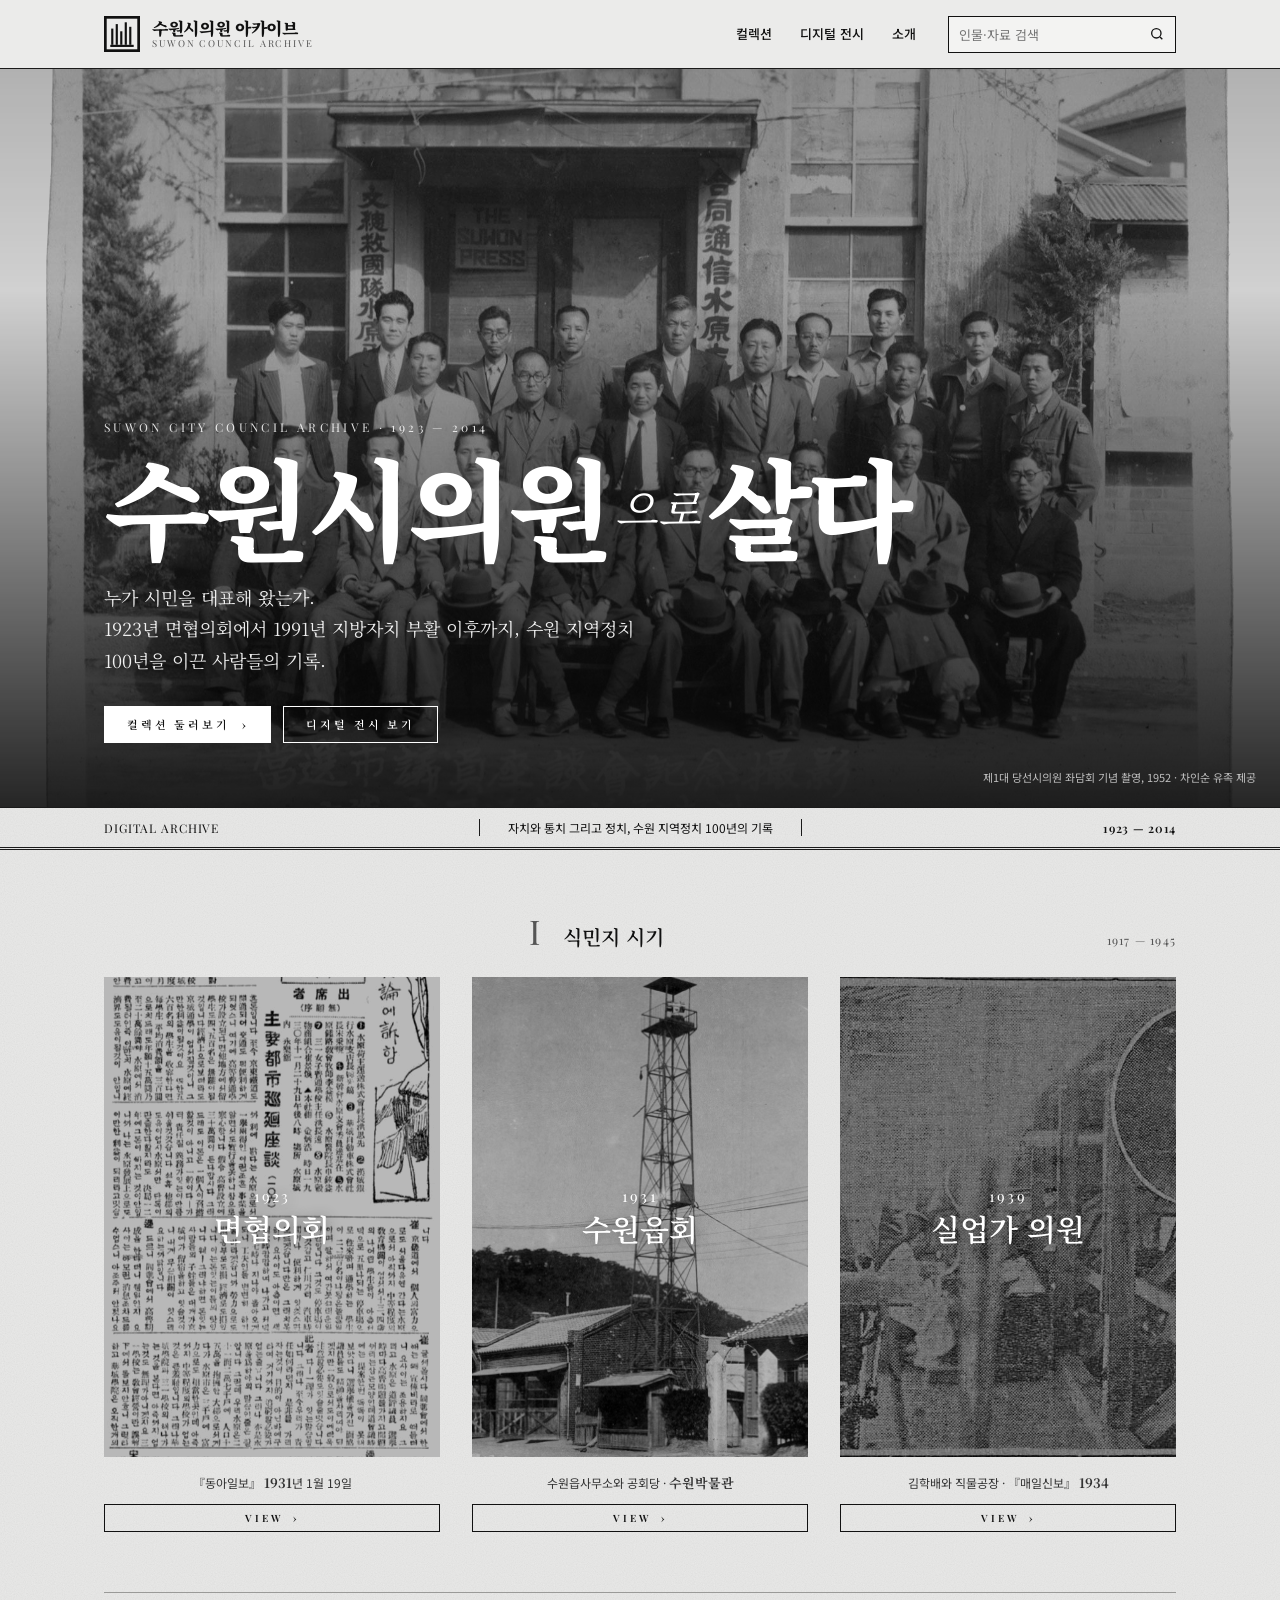
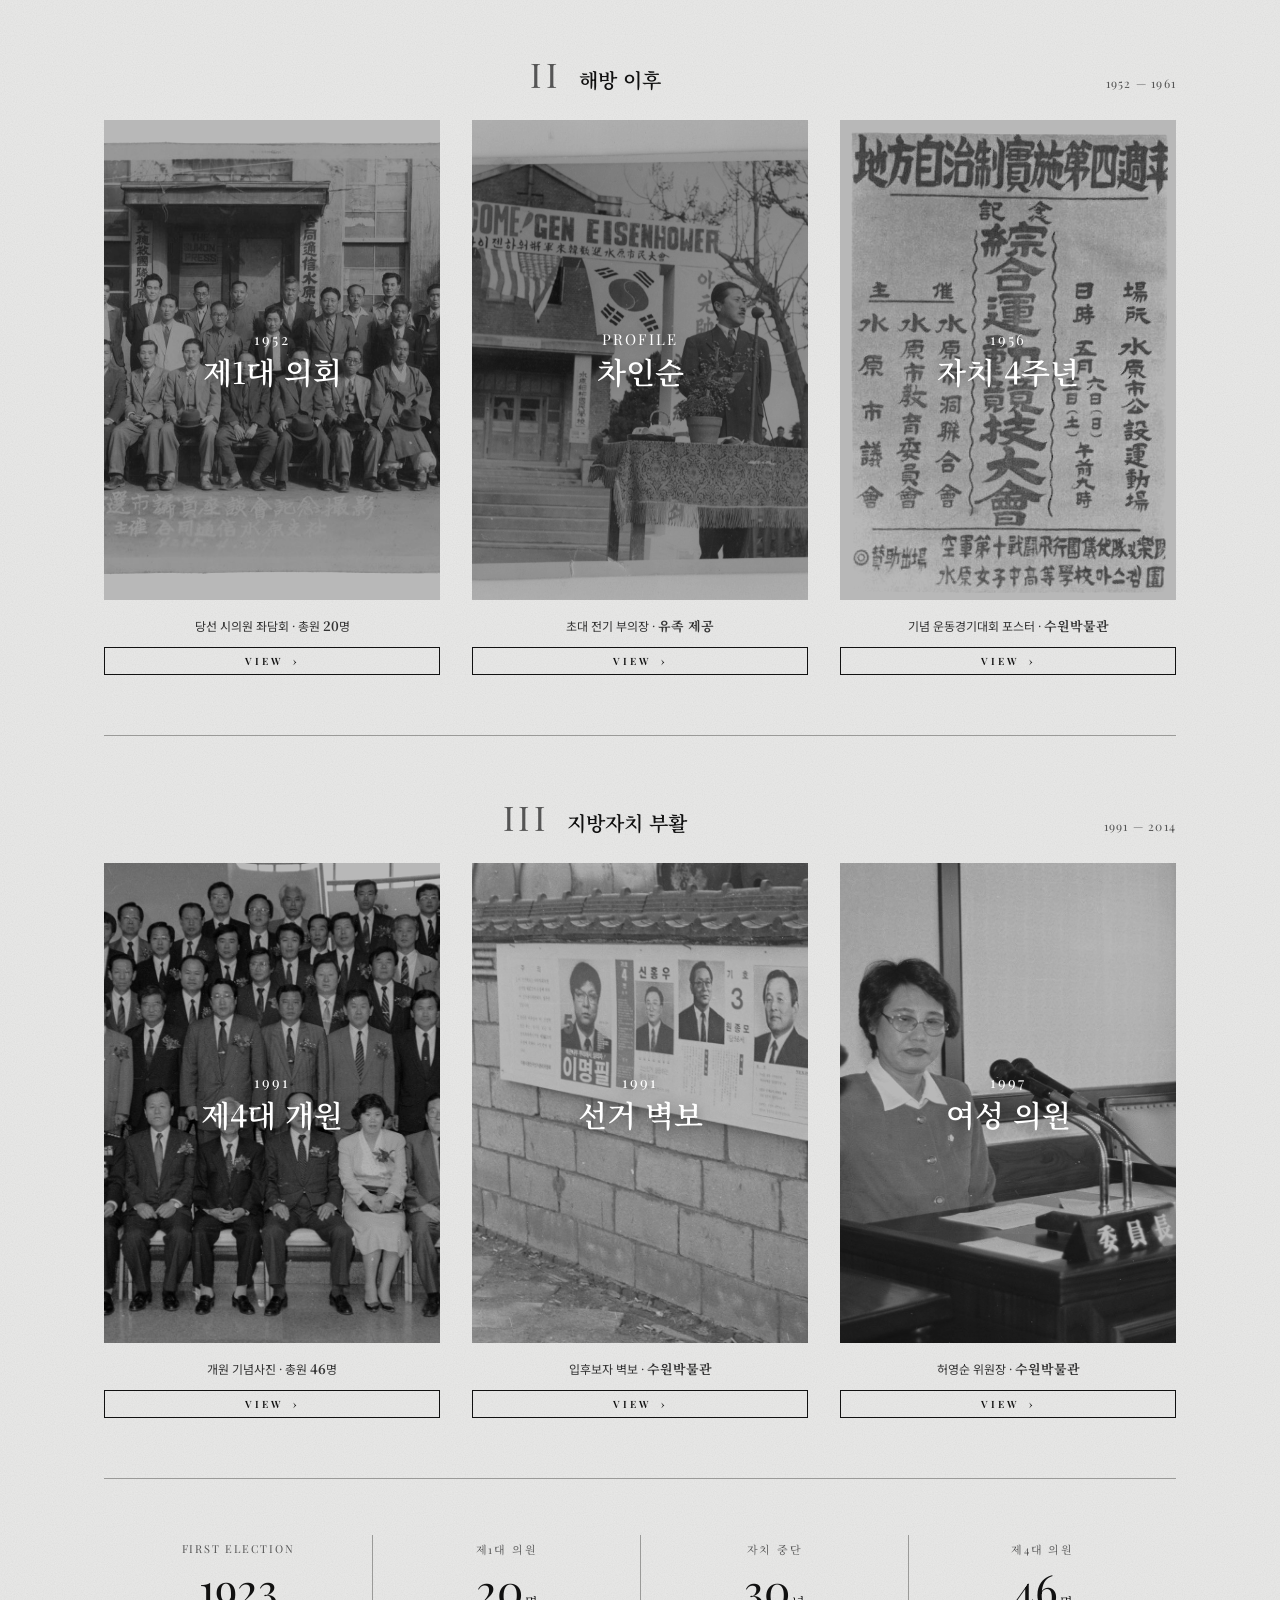
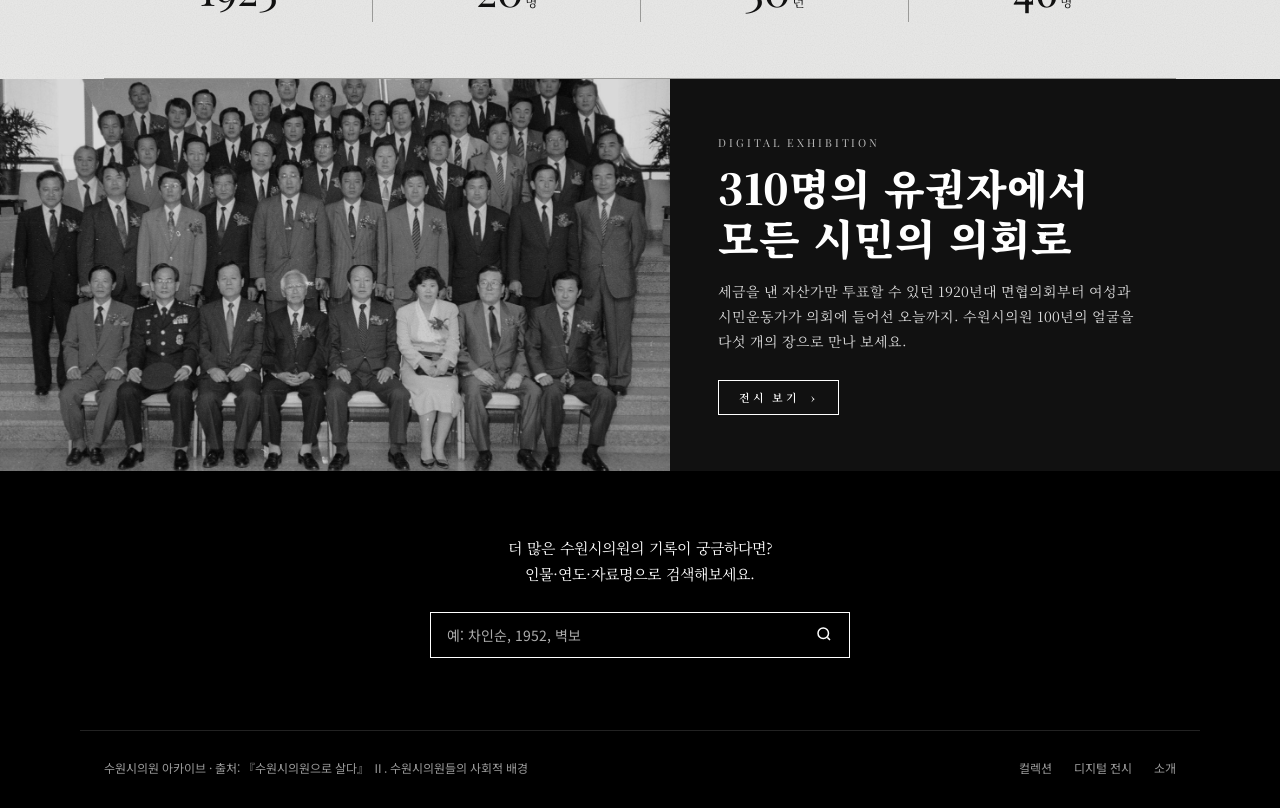
<file: index.html>
<!doctype html>
<html lang="ko">
<head>
<meta charset="utf-8">
<meta name="viewport" content="width=device-width, initial-scale=1">
<title>수원시의원으로 살다 — 수원시의원 디지털 아카이브</title>
<meta name="description" content="1923년 면협의회에서 1991년 지방자치 부활 이후까지, 수원 지역정치 100년을 이끈 수원시의원들의 사회적 배경을 기록한 디지털 아카이브.">
<link rel="icon" href="assets/logo.svg" type="image/svg+xml">
<link rel="icon" href="assets/favicon-32.png" sizes="32x32" type="image/png">
<link rel="apple-touch-icon" href="assets/apple-touch-icon.png">
<link rel="preconnect" href="https://fonts.googleapis.com">
<link rel="preconnect" href="https://fonts.gstatic.com" crossorigin>
<link href="https://fonts.googleapis.com/css2?family=Playfair+Display:ital,wght@0,400;0,600;1,400&family=Noto+Serif+KR:wght@400;600;900&family=Noto+Sans+KR:wght@400;500&display=swap" rel="stylesheet">
<link rel="stylesheet" href="assets/css/style.css">
</head>
<body>

<header class="site-header">
  <div class="wrap">
    <a class="logo" href="./" aria-label="수원시의원 아카이브 홈">
      <svg viewBox="0 0 40 40" fill="currentColor" aria-hidden="true">
        <rect x="1.5" y="1.5" width="37" height="37" fill="none" stroke="currentColor" stroke-width="3"/>
        <rect x="8" y="14" width="2.4" height="18"/><rect x="13" y="9" width="2.4" height="23"/><rect x="18" y="17" width="2.4" height="15"/><rect x="23" y="7" width="2.4" height="25"/><rect x="28" y="12" width="2.4" height="20"/>
        <rect x="7" y="32" width="26" height="2.4"/>
      </svg>
      <span><b>수원시의원 아카이브</b><small>SUWON COUNCIL ARCHIVE</small></span>
    </a>
    <div class="header-right">
      <nav class="site-nav" aria-label="주요 메뉴">
        <a href="collection.html">컬렉션</a>
        <a href="exhibition.html">디지털 전시</a>
        <a href="about.html">소개</a>
      </nav>
      <form class="header-search" action="collection.html" role="search">
        <input type="search" name="q" placeholder="인물·자료 검색" aria-label="아카이브 검색">
        <button aria-label="검색"><svg width="16" height="16" viewBox="0 0 24 24" fill="none" stroke="currentColor" stroke-width="2"><circle cx="11" cy="11" r="7"/><path d="m20 20-3.5-3.5"/></svg></button>
      </form>
    </div>
  </div>
</header>

<section class="hero">
  <img src="assets/img/hero-council1-1952.jpg" alt="제1대 당선 시의원 좌담회 기념 촬영, 1952년">
  <div class="wrap">
    <p class="eyebrow">SUWON CITY COUNCIL ARCHIVE · 1923 — 2014</p>
    <h1>수원시의원<em>으로</em>살다</h1>
    <p class="lede">누가 시민을 대표해 왔는가.<br>1923년 면협의회에서 1991년 지방자치 부활 이후까지, 수원 지역정치 100년을 이끈 사람들의 기록.</p>
    <div class="actions">
      <a class="btn solid" href="collection.html">컬렉션 둘러보기 &nbsp;›</a>
      <a class="btn" href="exhibition.html">디지털 전시 보기</a>
    </div>
  </div>
  <p class="credit">제1대 당선시의원 좌담회 기념 촬영, 1952 · 차인순 유족 제공</p>
</section>

<div class="ticker">
  <div class="wrap">
    <span class="l">DIGITAL ARCHIVE</span>
    <span class="c">자치와 통치 그리고 정치, 수원 지역정치 100년의 기록</span>
    <span class="r">1923 — 2014</span>
  </div>
</div>

<main class="wrap">

  <section class="era" id="era-1">
    <div class="era-head"><span class="num">I</span><h2>식민지 시기</h2><span>1917 — 1945</span></div>
    <div class="grid">
      <a class="card" href="collection.html?item=news-1931">
        <figure><img src="assets/img/news-1931.jpg" alt="면협의원 후보들의 수원 발전방안 토의 신문 기사" loading="lazy"><figcaption><div><small>1923</small>면협의회</div></figcaption></figure>
        <p class="meta">『동아일보』 <b>1931</b>년 1월 19일</p>
        <span class="btn">VIEW &nbsp;›</span>
      </a>
      <a class="card" href="collection.html?item=office-colonial">
        <figure><img src="assets/img/office-colonial.jpg" alt="일제시기 수원읍사무소와 수원공회당" loading="lazy"><figcaption><div><small>1931</small>수원읍회</div></figcaption></figure>
        <p class="meta">수원읍사무소와 공회당 · <b>수원박물관</b></p>
        <span class="btn">VIEW &nbsp;›</span>
      </a>
      <a class="card" href="collection.html?item=factory-1934">
        <figure><img src="assets/img/factory-1934.jpg" alt="김학배와 직물공장" loading="lazy"><figcaption><div><small>1939</small>실업가 의원</div></figcaption></figure>
        <p class="meta">김학배와 직물공장 · 『매일신보』 <b>1934</b></p>
        <span class="btn">VIEW &nbsp;›</span>
      </a>
    </div>
  </section>

  <section class="era" id="era-2">
    <div class="era-head"><span class="num">II</span><h2>해방 이후</h2><span>1952 — 1961</span></div>
    <div class="grid">
      <a class="card" href="collection.html?item=council1-1952">
        <figure><img src="assets/img/council1-1952.jpg" alt="제1대 당선 시의원 좌담회 기념 촬영" loading="lazy"><figcaption><div><small>1952</small>제1대 의회</div></figcaption></figure>
        <p class="meta">당선 시의원 좌담회 · 총원 <b>20</b>명</p>
        <span class="btn">VIEW &nbsp;›</span>
      </a>
      <a class="card" href="collection.html?item=cha-insun">
        <figure><img src="assets/img/cha-insun.jpg" alt="초대 전기 부의장 차인순" loading="lazy"><figcaption><div><small>PROFILE</small>차인순</div></figcaption></figure>
        <p class="meta">초대 전기 부의장 · <b>유족 제공</b></p>
        <span class="btn">VIEW &nbsp;›</span>
      </a>
      <a class="card" href="collection.html?item=poster-1956">
        <figure><img src="assets/img/poster-1956.jpg" alt="지방자치제 실시 4주년 기념 종합운동경기대회 포스터" loading="lazy"><figcaption><div><small>1956</small>자치 4주년</div></figcaption></figure>
        <p class="meta">기념 운동경기대회 포스터 · <b>수원박물관</b></p>
        <span class="btn">VIEW &nbsp;›</span>
      </a>
    </div>
  </section>

  <section class="era" id="era-3">
    <div class="era-head"><span class="num">III</span><h2>지방자치 부활</h2><span>1991 — 2014</span></div>
    <div class="grid">
      <a class="card" href="collection.html?item=council4-1991">
        <figure><img src="assets/img/council4-1991.jpg" alt="제4대 수원시의회 개원 기념사진" loading="lazy"><figcaption><div><small>1991</small>제4대 개원</div></figcaption></figure>
        <p class="meta">개원 기념사진 · 총원 <b>46</b>명</p>
        <span class="btn">VIEW &nbsp;›</span>
      </a>
      <a class="card" href="collection.html?item=posters-1991">
        <figure><img src="assets/img/posters-1991.jpg" alt="제4대 수원시의회 의원 선거 입후보자 벽보" loading="lazy"><figcaption><div><small>1991</small>선거 벽보</div></figcaption></figure>
        <p class="meta">입후보자 벽보 · <b>수원박물관</b></p>
        <span class="btn">VIEW &nbsp;›</span>
      </a>
      <a class="card" href="collection.html?item=heoyoungsoon-1997">
        <figure><img src="assets/img/heoyoungsoon-1997.jpg" alt="허영순 위원장" loading="lazy"><figcaption><div><small>1997</small>여성 의원</div></figcaption></figure>
        <p class="meta">허영순 위원장 · <b>수원박물관</b></p>
        <span class="btn">VIEW &nbsp;›</span>
      </a>
    </div>
  </section>

  <section class="stats" id="stats" aria-label="의회 통계">
    <dl>
      <div><dt>FIRST ELECTION</dt><dd>1923</dd></div>
      <div><dt>제1대 의원</dt><dd>20<small>명</small></dd></div>
      <div><dt>자치 중단</dt><dd>30<small>년</small></dd></div>
      <div><dt>제4대 의원</dt><dd>46<small>명</small></dd></div>
    </dl>
  </section>

</main>

<section class="teaser" aria-label="디지털 전시">
  <figure><img src="assets/img/council4-1991.jpg" alt="제4대 수원시의회 개원 기념사진, 1991년" loading="lazy"></figure>
  <div class="copy">
    <p class="eyebrow">DIGITAL EXHIBITION</p>
    <h2>310명의 유권자에서<br>모든 시민의 의회로</h2>
    <p>세금을 낸 자산가만 투표할 수 있던 1920년대 면협의회부터 여성과 시민운동가가 의회에 들어선 오늘까지. 수원시의원 100년의 얼굴을 다섯 개의 장으로 만나 보세요.</p>
    <a class="btn" href="exhibition.html">전시 보기 &nbsp;›</a>
  </div>
</section>

<section class="search" id="search">
  <p>더 많은 수원시의원의 기록이 궁금하다면?<br>인물·연도·자료명으로 검색해보세요.</p>
  <form action="collection.html" role="search">
    <input type="search" name="q" placeholder="예: 차인순, 1952, 벽보" aria-label="아카이브 검색">
    <button aria-label="검색"><svg width="18" height="18" viewBox="0 0 24 24" fill="none" stroke="currentColor" stroke-width="2"><circle cx="11" cy="11" r="7"/><path d="m20 20-3.5-3.5"/></svg></button>
  </form>
</section>
<footer class="site-footer">
  <div class="wrap">
    <span>수원시의원 아카이브 · 출처: 『수원시의원으로 살다』 Ⅱ. 수원시의원들의 사회적 배경</span>
    <nav><a href="collection.html">컬렉션</a><a href="exhibition.html">디지털 전시</a><a href="about.html">소개</a></nav>
  </div>
</footer>

</body>
</html>
</file>
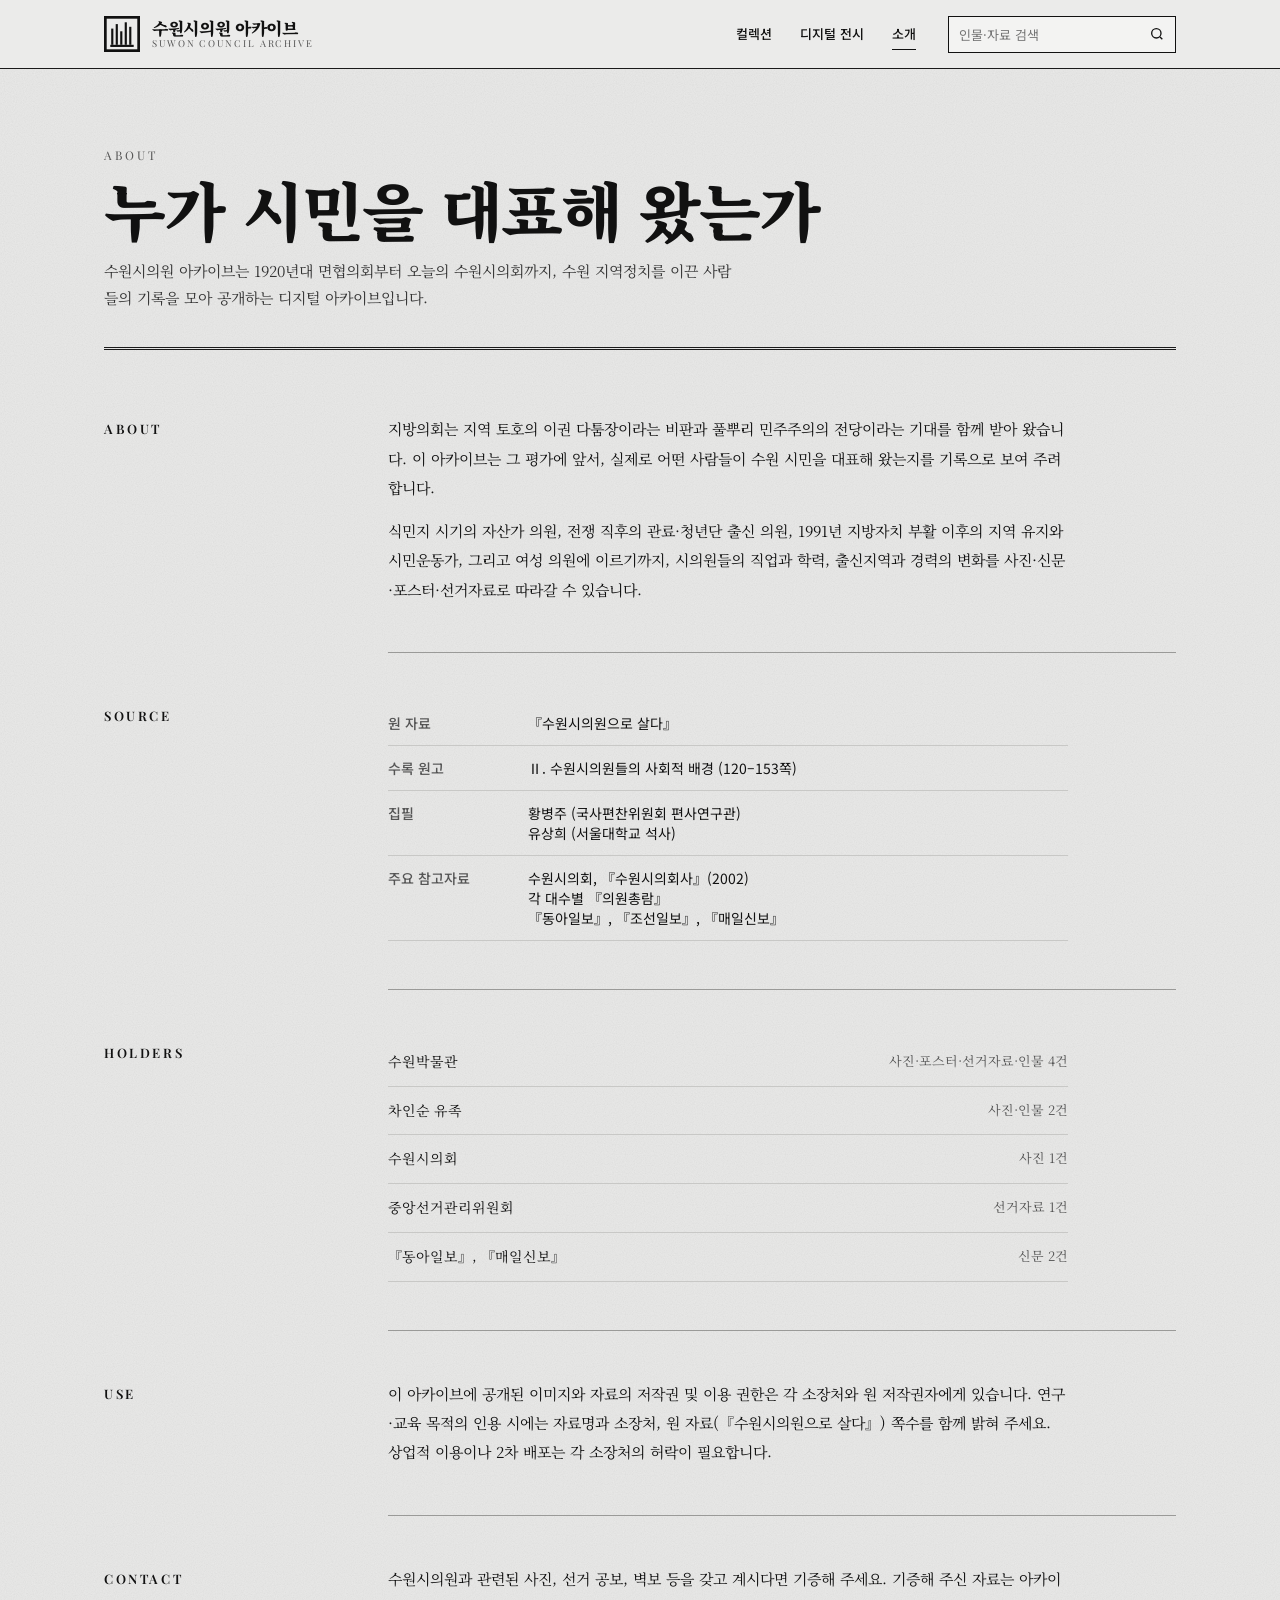
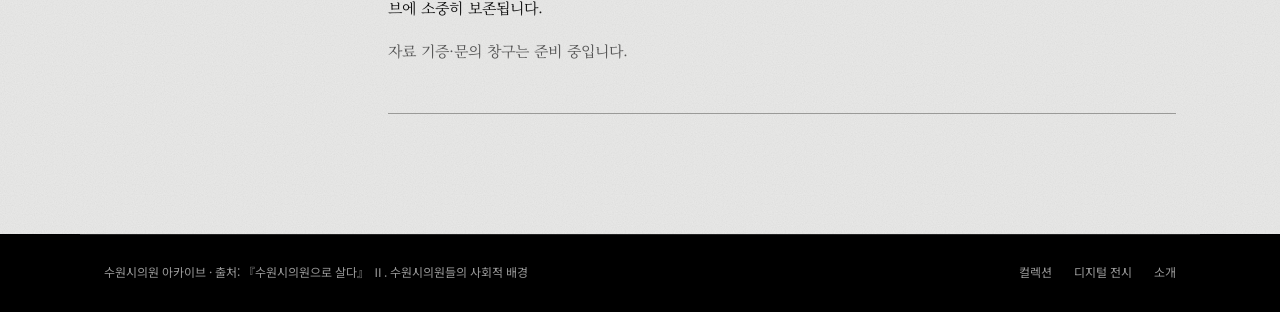
<file: about.html>
<!doctype html>
<html lang="ko">
<head>
<meta charset="utf-8">
<meta name="viewport" content="width=device-width, initial-scale=1">
<title>소개 — 수원시의원 아카이브</title>
<meta name="description" content="수원시의원 아카이브의 목적, 원 자료, 자료 소장처와 이용 안내.">
<link rel="icon" href="assets/logo.svg" type="image/svg+xml">
<link rel="icon" href="assets/favicon-32.png" sizes="32x32" type="image/png">
<link rel="apple-touch-icon" href="assets/apple-touch-icon.png">
<link rel="preconnect" href="https://fonts.googleapis.com">
<link rel="preconnect" href="https://fonts.gstatic.com" crossorigin>
<link href="https://fonts.googleapis.com/css2?family=Playfair+Display:ital,wght@0,400;0,600;1,400&family=Noto+Serif+KR:wght@400;600;900&family=Noto+Sans+KR:wght@400;500&display=swap" rel="stylesheet">
<link rel="stylesheet" href="assets/css/style.css">
</head>
<body>

<header class="site-header">
  <div class="wrap">
    <a class="logo" href="./" aria-label="수원시의원 아카이브 홈">
      <svg viewBox="0 0 40 40" fill="currentColor" aria-hidden="true">
        <rect x="1.5" y="1.5" width="37" height="37" fill="none" stroke="currentColor" stroke-width="3"/>
        <rect x="8" y="14" width="2.4" height="18"/><rect x="13" y="9" width="2.4" height="23"/><rect x="18" y="17" width="2.4" height="15"/><rect x="23" y="7" width="2.4" height="25"/><rect x="28" y="12" width="2.4" height="20"/>
        <rect x="7" y="32" width="26" height="2.4"/>
      </svg>
      <span><b>수원시의원 아카이브</b><small>SUWON COUNCIL ARCHIVE</small></span>
    </a>
    <div class="header-right">
      <nav class="site-nav" aria-label="주요 메뉴">
        <a href="collection.html">컬렉션</a>
        <a href="exhibition.html">디지털 전시</a>
        <a href="about.html" aria-current="page">소개</a>
      </nav>
      <form class="header-search" action="collection.html" role="search">
        <input type="search" name="q" placeholder="인물·자료 검색" aria-label="아카이브 검색">
        <button aria-label="검색"><svg width="16" height="16" viewBox="0 0 24 24" fill="none" stroke="currentColor" stroke-width="2"><circle cx="11" cy="11" r="7"/><path d="m20 20-3.5-3.5"/></svg></button>
      </form>
    </div>
  </div>
</header>

<main class="wrap">
  <div class="page-head">
    <p class="eyebrow">ABOUT</p>
    <h1>누가 시민을 대표해 왔는가</h1>
    <p>수원시의원 아카이브는 1920년대 면협의회부터 오늘의 수원시의회까지, 수원 지역정치를 이끈 사람들의 기록을 모아 공개하는 디지털 아카이브입니다.</p>
  </div>

  <div class="about">
    <section>
      <h2>ABOUT</h2>
      <div class="content">
        <p>지방의회는 지역 토호의 이권 다툼장이라는 비판과 풀뿌리 민주주의의 전당이라는 기대를 함께 받아 왔습니다. 이 아카이브는 그 평가에 앞서, 실제로 어떤 사람들이 수원 시민을 대표해 왔는지를 기록으로 보여 주려 합니다.</p>
        <p>식민지 시기의 자산가 의원, 전쟁 직후의 관료·청년단 출신 의원, 1991년 지방자치 부활 이후의 지역 유지와 시민운동가, 그리고 여성 의원에 이르기까지, 시의원들의 직업과 학력, 출신지역과 경력의 변화를 사진·신문·포스터·선거자료로 따라갈 수 있습니다.</p>
      </div>
    </section>

    <section>
      <h2>SOURCE</h2>
      <div class="content">
        <table>
          <tr><th>원 자료</th><td>『수원시의원으로 살다』</td></tr>
          <tr><th>수록 원고</th><td>Ⅱ. 수원시의원들의 사회적 배경 (120–153쪽)</td></tr>
          <tr><th>집필</th><td>황병주 (국사편찬위원회 편사연구관)<br>유상희 (서울대학교 석사)</td></tr>
          <tr><th>주요 참고자료</th><td>수원시의회, 『수원시의회사』(2002)<br>각 대수별 『의원총람』<br>『동아일보』, 『조선일보』, 『매일신보』</td></tr>
        </table>
      </div>
    </section>

    <section>
      <h2>HOLDERS</h2>
      <div class="content">
        <ul>
          <li>수원박물관<span>사진·포스터·선거자료·인물 4건</span></li>
          <li>차인순 유족<span>사진·인물 2건</span></li>
          <li>수원시의회<span>사진 1건</span></li>
          <li>중앙선거관리위원회<span>선거자료 1건</span></li>
          <li>『동아일보』, 『매일신보』<span>신문 2건</span></li>
        </ul>
      </div>
    </section>

    <section>
      <h2>USE</h2>
      <div class="content">
        <p>이 아카이브에 공개된 이미지와 자료의 저작권 및 이용 권한은 각 소장처와 원 저작권자에게 있습니다. 연구·교육 목적의 인용 시에는 자료명과 소장처, 원 자료(『수원시의원으로 살다』) 쪽수를 함께 밝혀 주세요. 상업적 이용이나 2차 배포는 각 소장처의 허락이 필요합니다.</p>
      </div>
    </section>

    <section>
      <h2>CONTACT</h2>
      <div class="content">
        <p>수원시의원과 관련된 사진, 선거 공보, 벽보 등을 갖고 계시다면 기증해 주세요. 기증해 주신 자료는 아카이브에 소중히 보존됩니다.</p>
        <p style="color:var(--mute)">자료 기증·문의 창구는 준비 중입니다.</p>
      </div>
    </section>
  </div>
</main>

<footer class="site-footer">
  <div class="wrap">
    <span>수원시의원 아카이브 · 출처: 『수원시의원으로 살다』 Ⅱ. 수원시의원들의 사회적 배경</span>
    <nav><a href="collection.html">컬렉션</a><a href="exhibition.html">디지털 전시</a><a href="about.html">소개</a></nav>
  </div>
</footer>

</body>
</html>
</file>
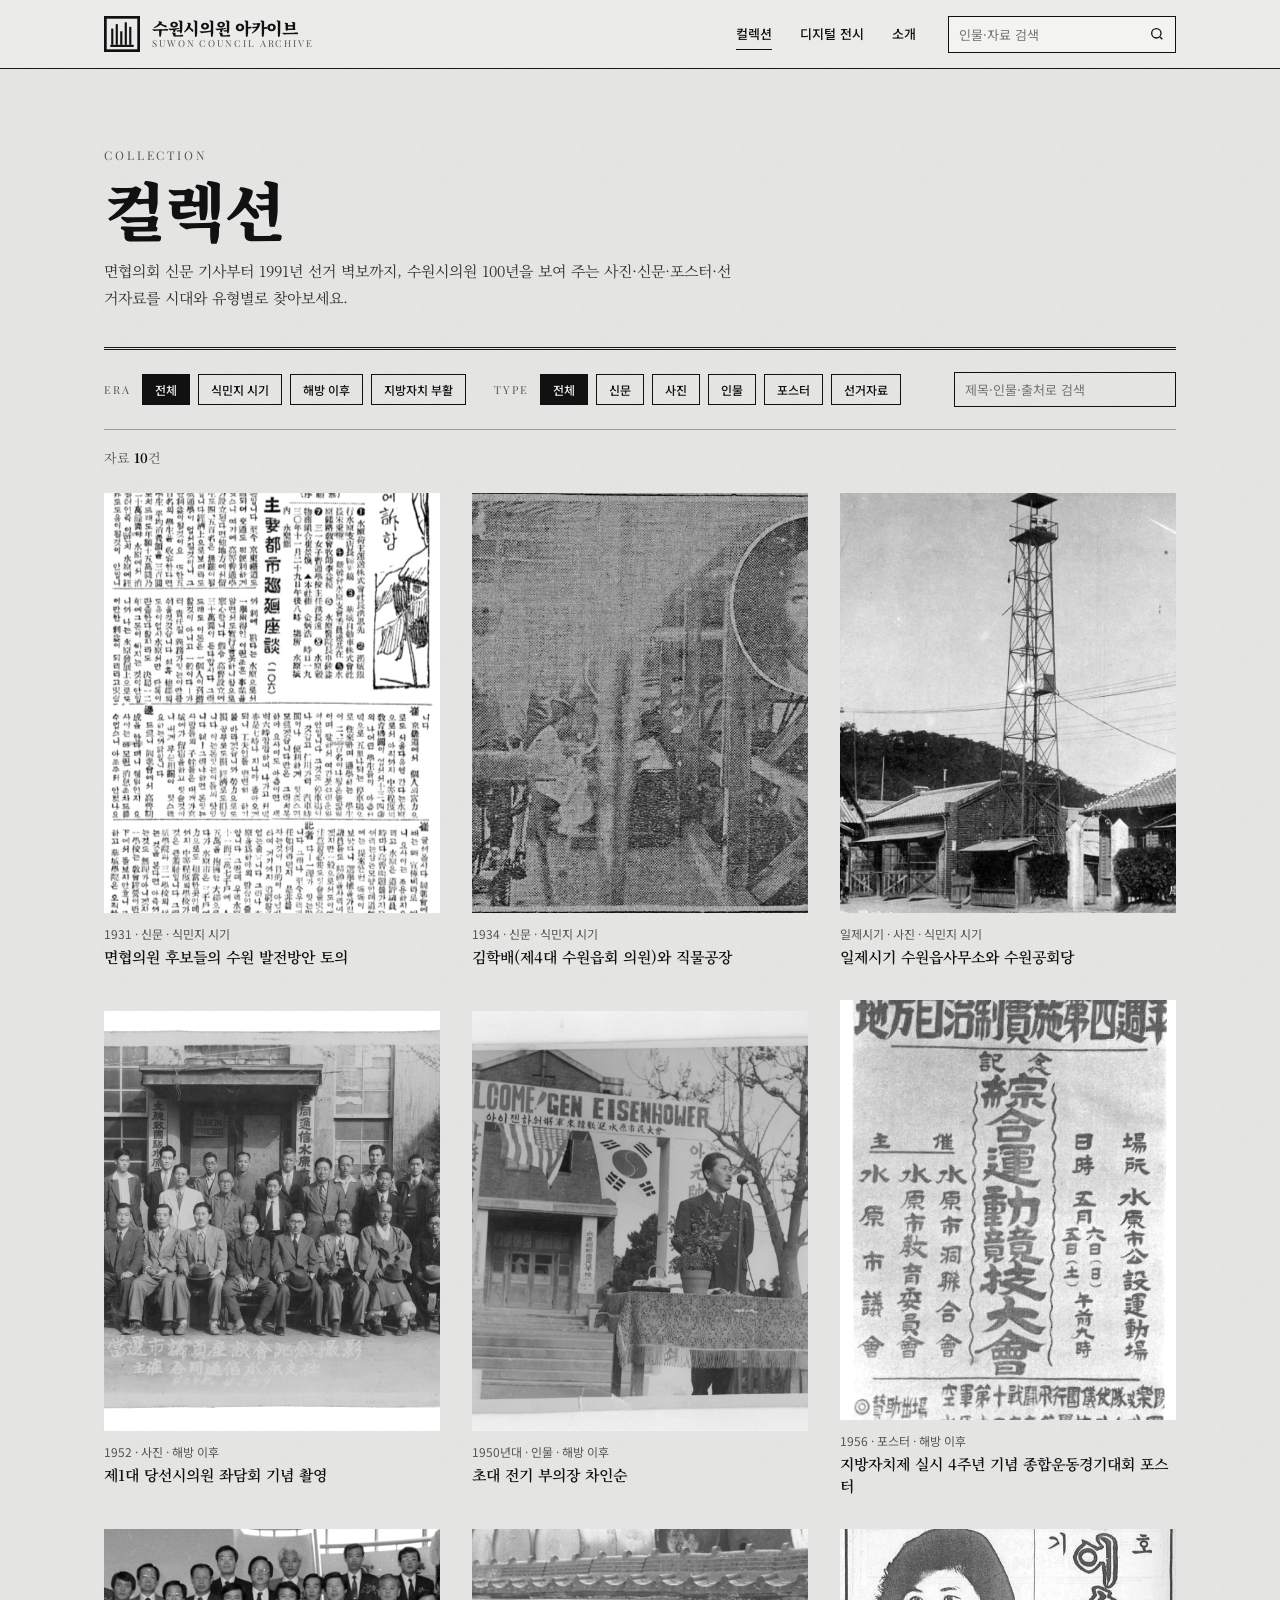
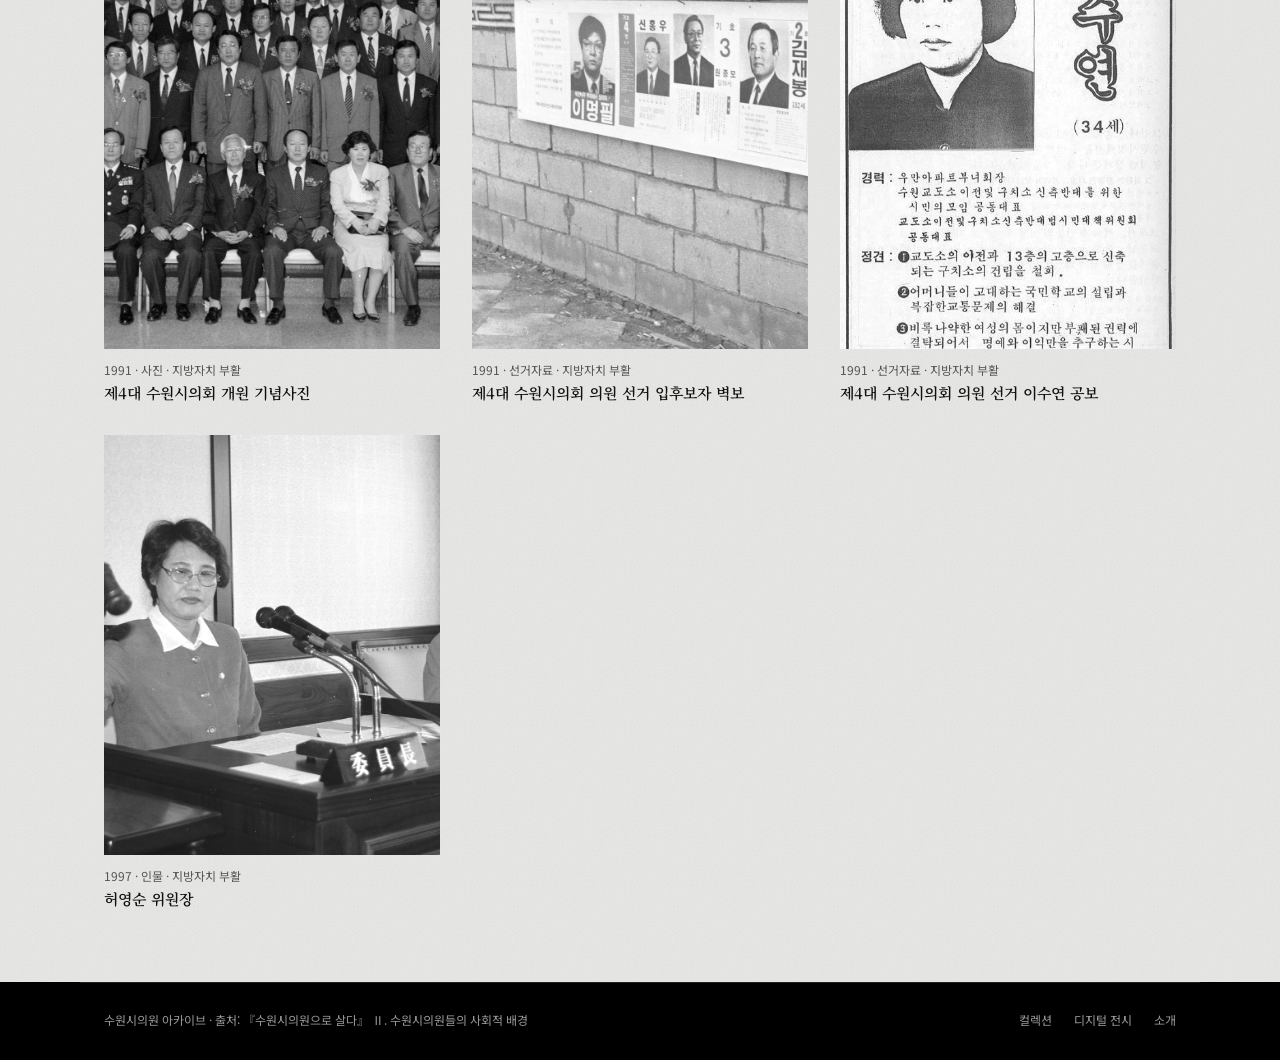
<file: collection.html>
<!doctype html>
<html lang="ko">
<head>
<meta charset="utf-8">
<meta name="viewport" content="width=device-width, initial-scale=1">
<title>컬렉션 — 수원시의원 아카이브</title>
<meta name="description" content="수원시의원 아카이브의 사진, 신문, 포스터, 선거자료, 인물 자료를 시대와 유형별로 찾아보세요.">
<link rel="icon" href="assets/logo.svg" type="image/svg+xml">
<link rel="icon" href="assets/favicon-32.png" sizes="32x32" type="image/png">
<link rel="apple-touch-icon" href="assets/apple-touch-icon.png">
<link rel="preconnect" href="https://fonts.googleapis.com">
<link rel="preconnect" href="https://fonts.gstatic.com" crossorigin>
<link href="https://fonts.googleapis.com/css2?family=Playfair+Display:ital,wght@0,400;0,600;1,400&family=Noto+Serif+KR:wght@400;600;900&family=Noto+Sans+KR:wght@400;500&display=swap" rel="stylesheet">
<link rel="stylesheet" href="assets/css/style.css">
</head>
<body>

<header class="site-header">
  <div class="wrap">
    <a class="logo" href="./" aria-label="수원시의원 아카이브 홈">
      <svg viewBox="0 0 40 40" fill="currentColor" aria-hidden="true">
        <rect x="1.5" y="1.5" width="37" height="37" fill="none" stroke="currentColor" stroke-width="3"/>
        <rect x="8" y="14" width="2.4" height="18"/><rect x="13" y="9" width="2.4" height="23"/><rect x="18" y="17" width="2.4" height="15"/><rect x="23" y="7" width="2.4" height="25"/><rect x="28" y="12" width="2.4" height="20"/>
        <rect x="7" y="32" width="26" height="2.4"/>
      </svg>
      <span><b>수원시의원 아카이브</b><small>SUWON COUNCIL ARCHIVE</small></span>
    </a>
    <div class="header-right">
      <nav class="site-nav" aria-label="주요 메뉴">
        <a href="collection.html" aria-current="page">컬렉션</a>
        <a href="exhibition.html">디지털 전시</a>
        <a href="about.html">소개</a>
      </nav>
      <form class="header-search" action="collection.html" role="search">
        <input type="search" name="q" placeholder="인물·자료 검색" aria-label="아카이브 검색">
        <button aria-label="검색"><svg width="16" height="16" viewBox="0 0 24 24" fill="none" stroke="currentColor" stroke-width="2"><circle cx="11" cy="11" r="7"/><path d="m20 20-3.5-3.5"/></svg></button>
      </form>
    </div>
  </div>
</header>

<main class="wrap">
  <div class="page-head">
    <p class="eyebrow">COLLECTION</p>
    <h1>컬렉션</h1>
    <p>면협의회 신문 기사부터 1991년 선거 벽보까지, 수원시의원 100년을 보여 주는 사진·신문·포스터·선거자료를 시대와 유형별로 찾아보세요.</p>
  </div>

  <div class="toolbar">
    <div class="chips" id="era-chips" data-label="ERA"></div>
    <div class="chips" id="type-chips" data-label="TYPE"></div>
    <form class="search-inline" id="search-form" role="search">
      <input type="search" id="q" placeholder="제목·인물·출처로 검색" aria-label="컬렉션 내 검색">
    </form>
  </div>

  <p class="result-count" id="count" aria-live="polite"></p>
  <div class="grid collection-grid" id="grid"></div>
  <p class="empty" id="empty" hidden>검색 결과가 없습니다. 다른 인물명이나 연도로 검색해 보세요.</p>
</main>

<dialog class="item-dialog" id="item-dialog" aria-label="자료 상세">
  <div class="inner">
    <div class="media"></div>
    <div class="info">
      <p class="type"></p>
      <h2></h2>
      <p class="desc"></p>
      <dl></dl>
    </div>
  </div>
  <button class="close" aria-label="닫기">×</button>
</dialog>

<footer class="site-footer">
  <div class="wrap">
    <span>수원시의원 아카이브 · 출처: 『수원시의원으로 살다』 Ⅱ. 수원시의원들의 사회적 배경</span>
    <nav><a href="collection.html">컬렉션</a><a href="exhibition.html">디지털 전시</a><a href="about.html">소개</a></nav>
  </div>
</footer>

<script src="assets/js/data.js"></script>
<script src="assets/js/collection.js"></script>
</body>
</html>
</file>
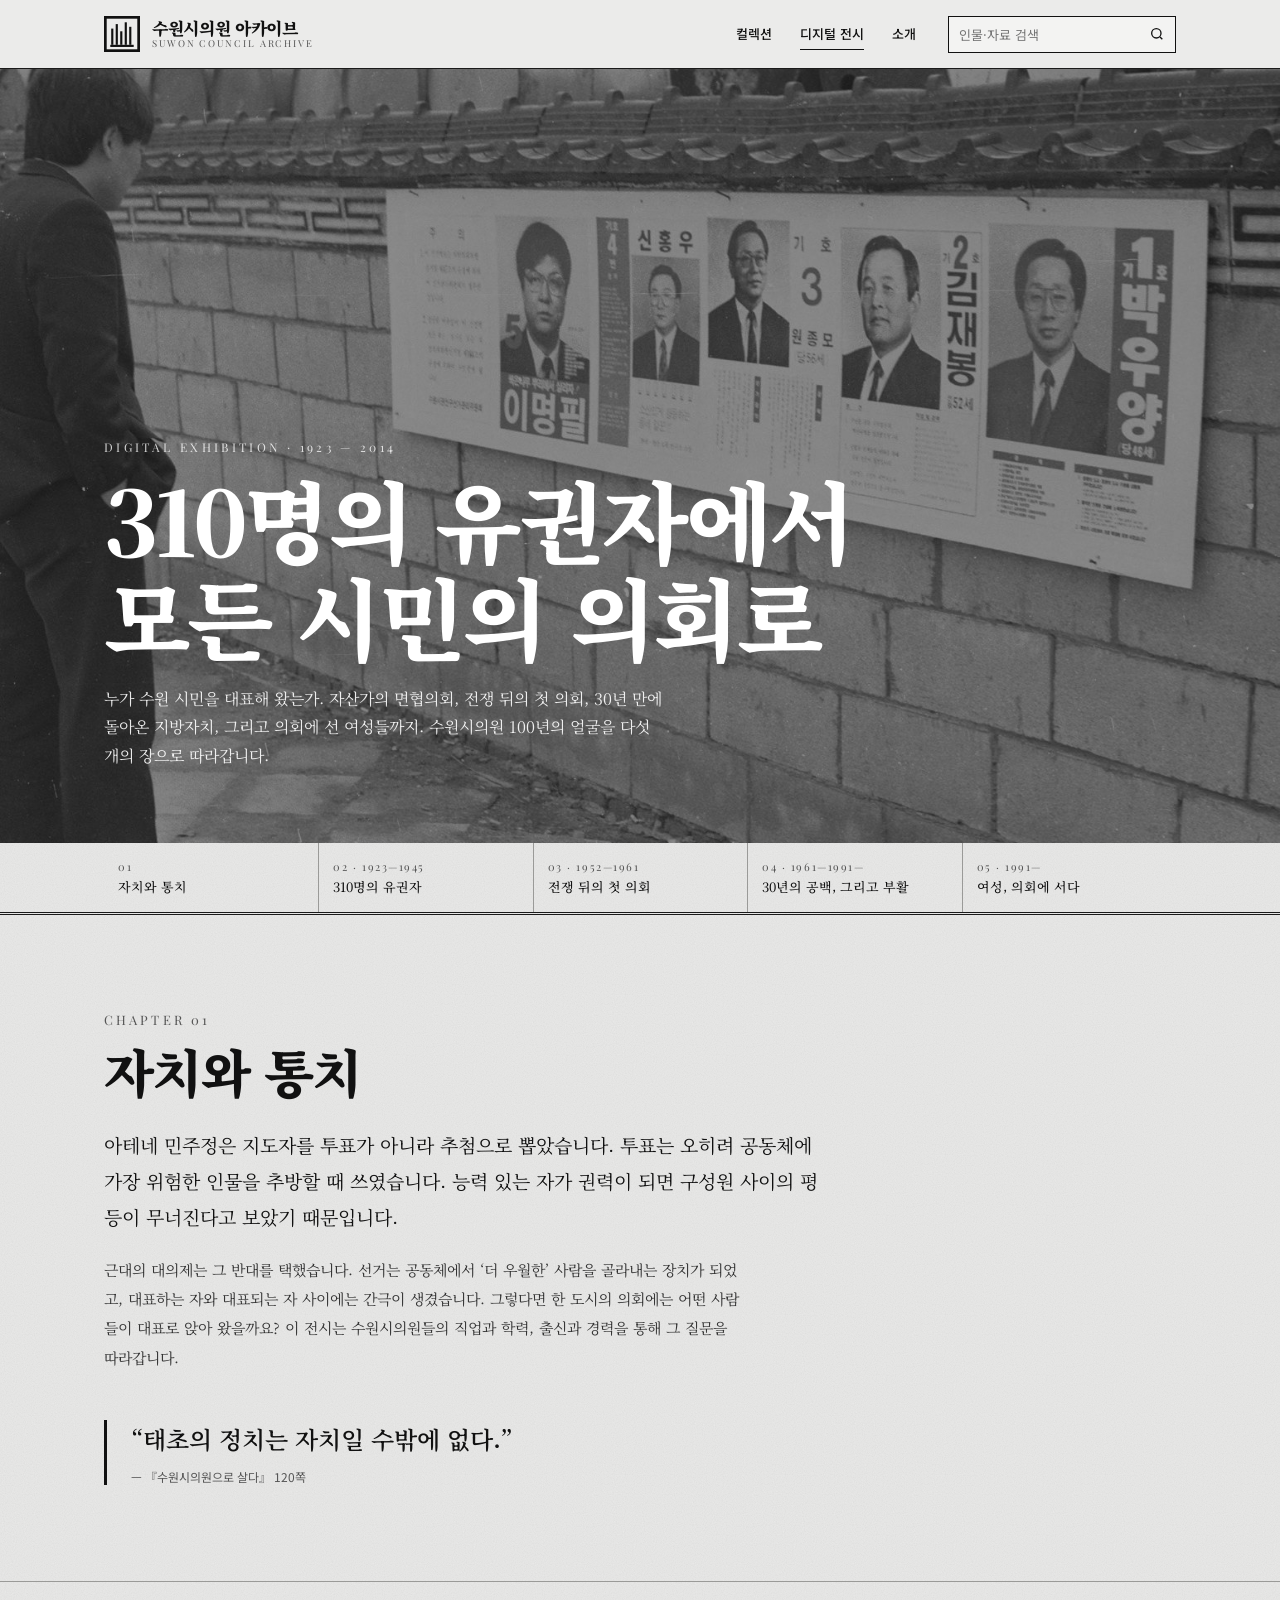
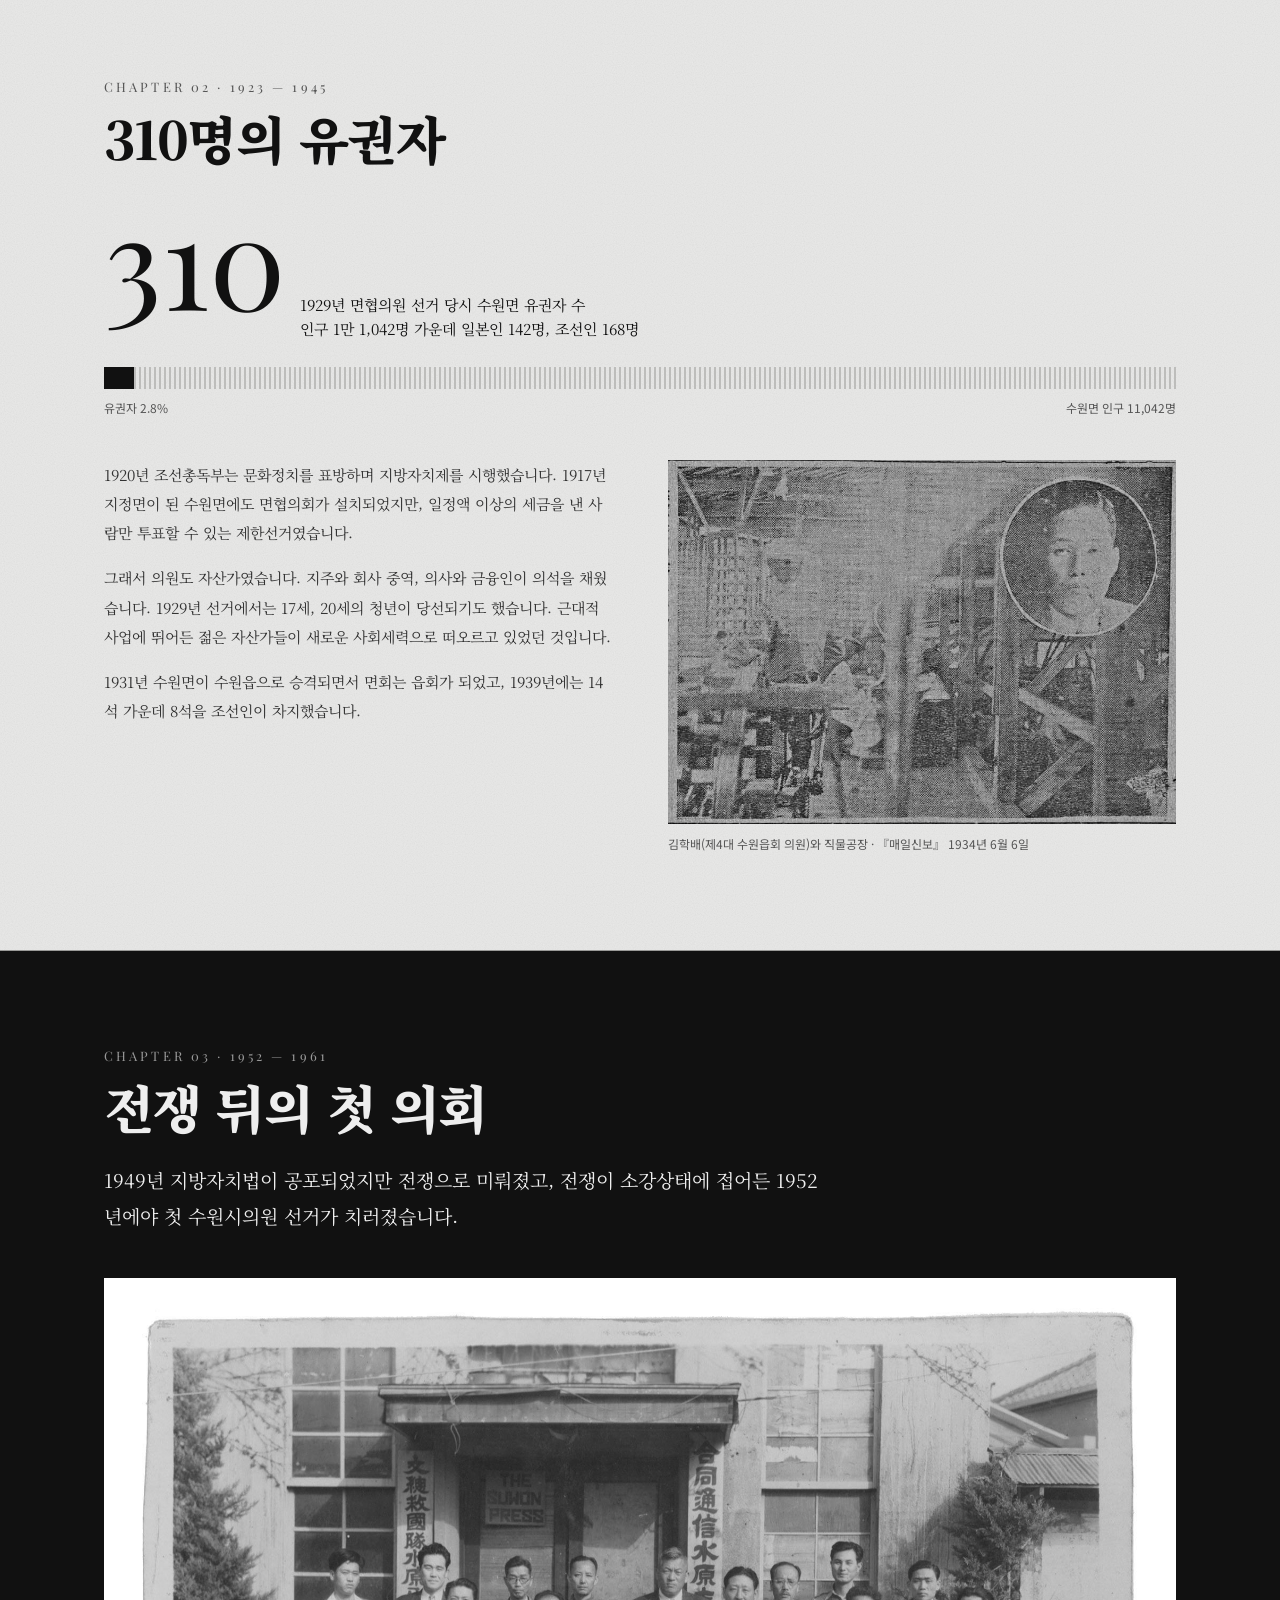
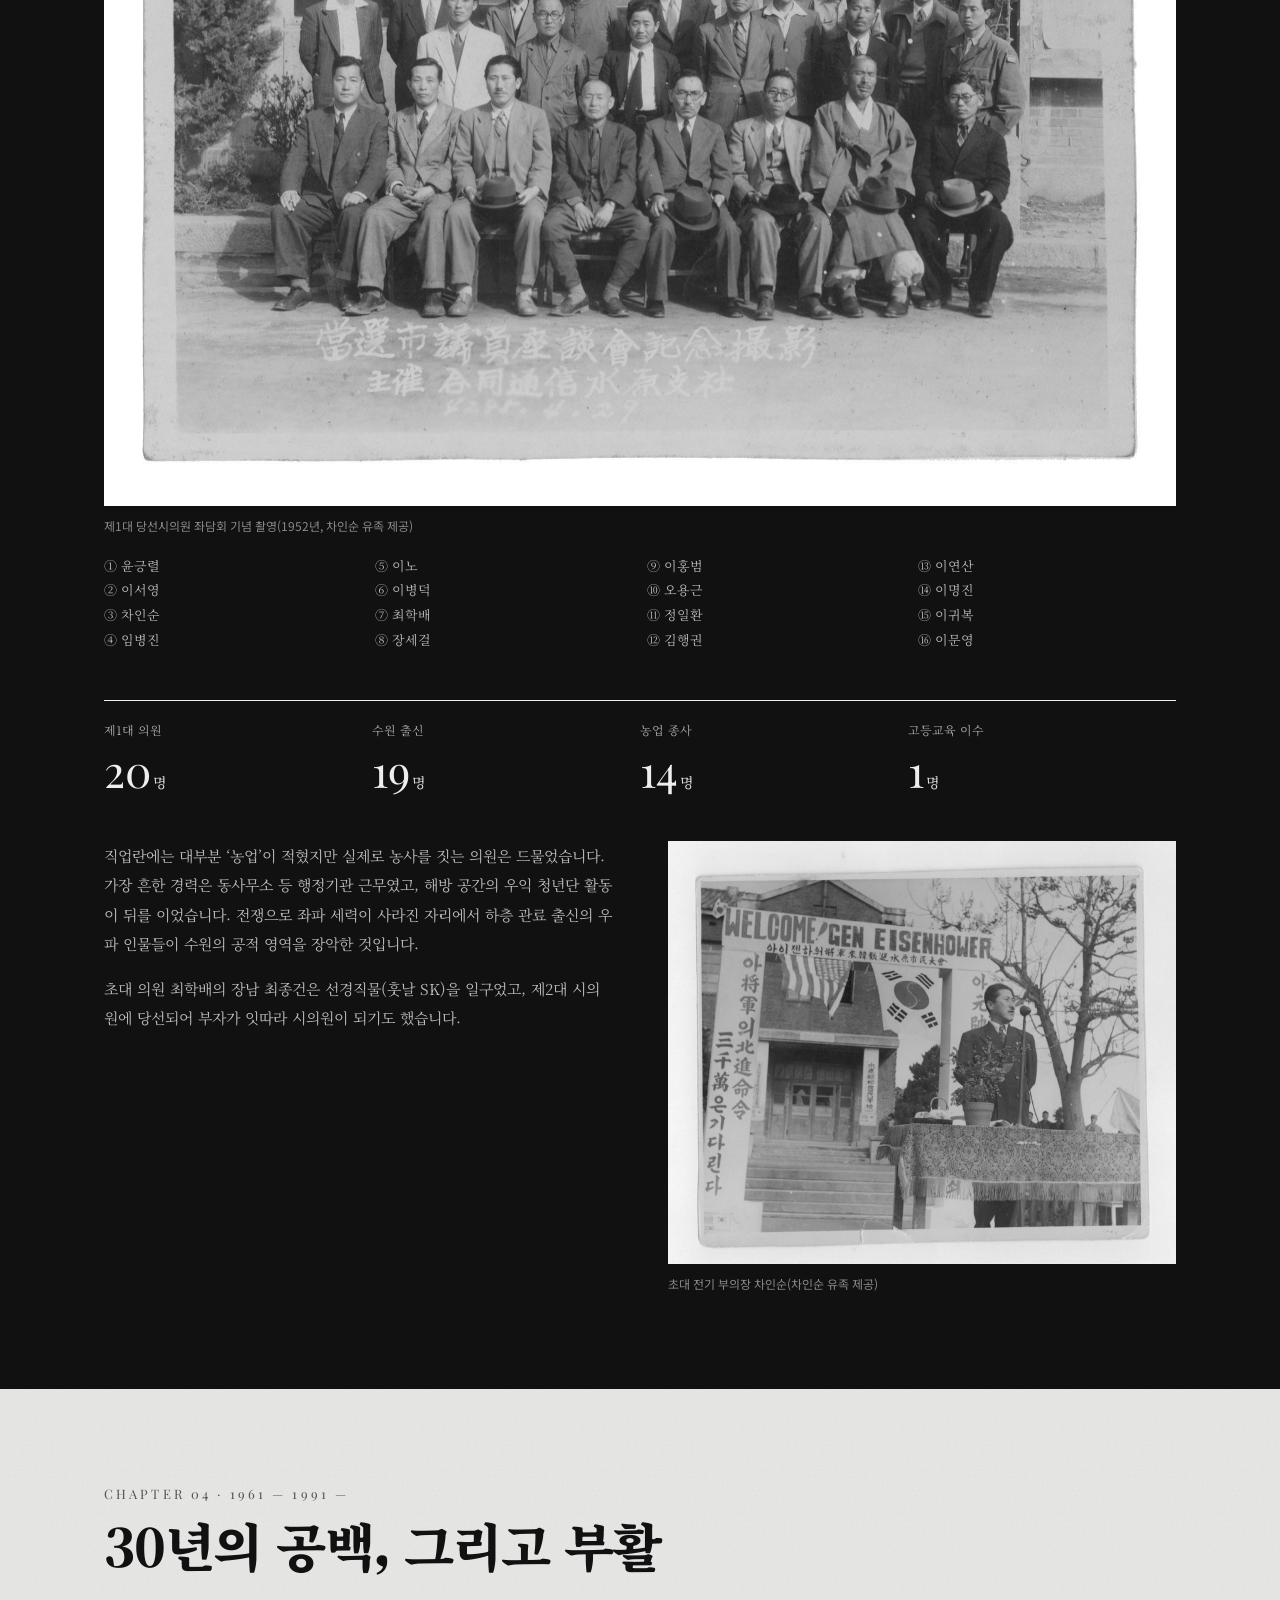
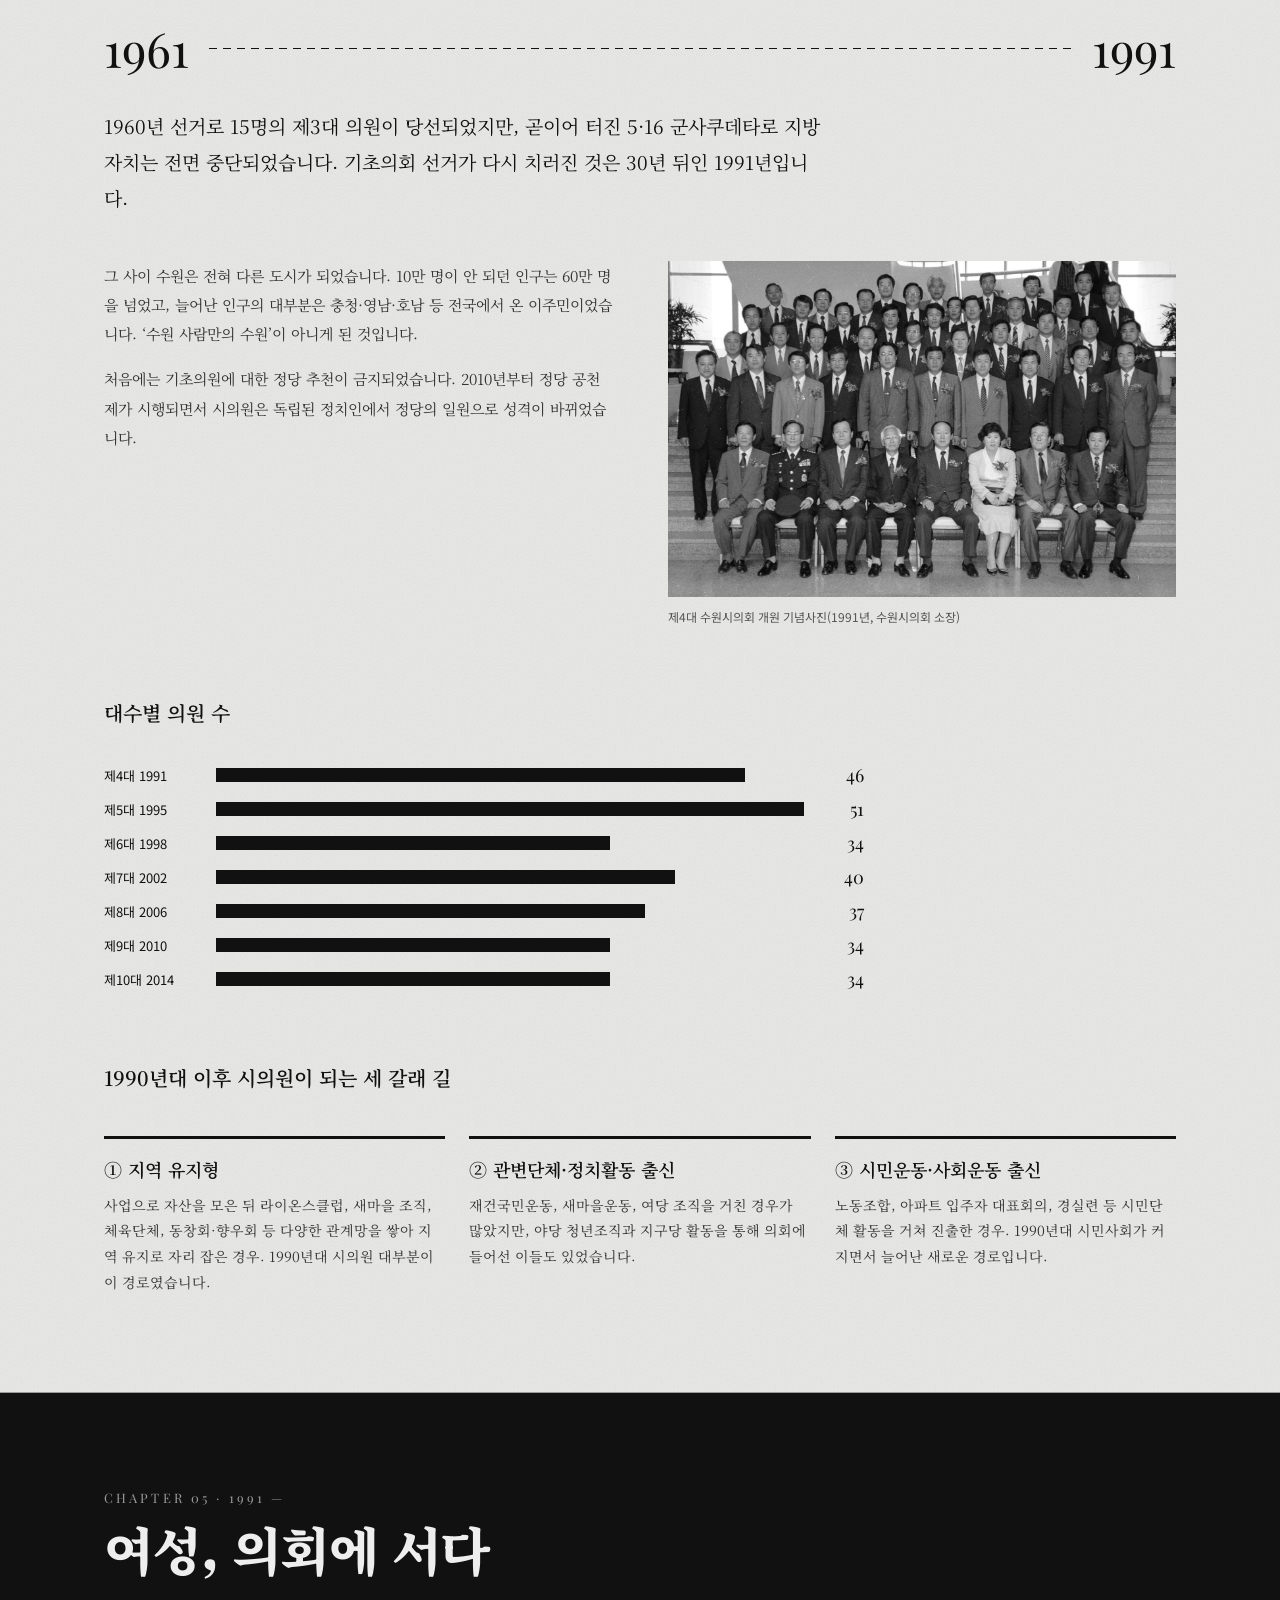
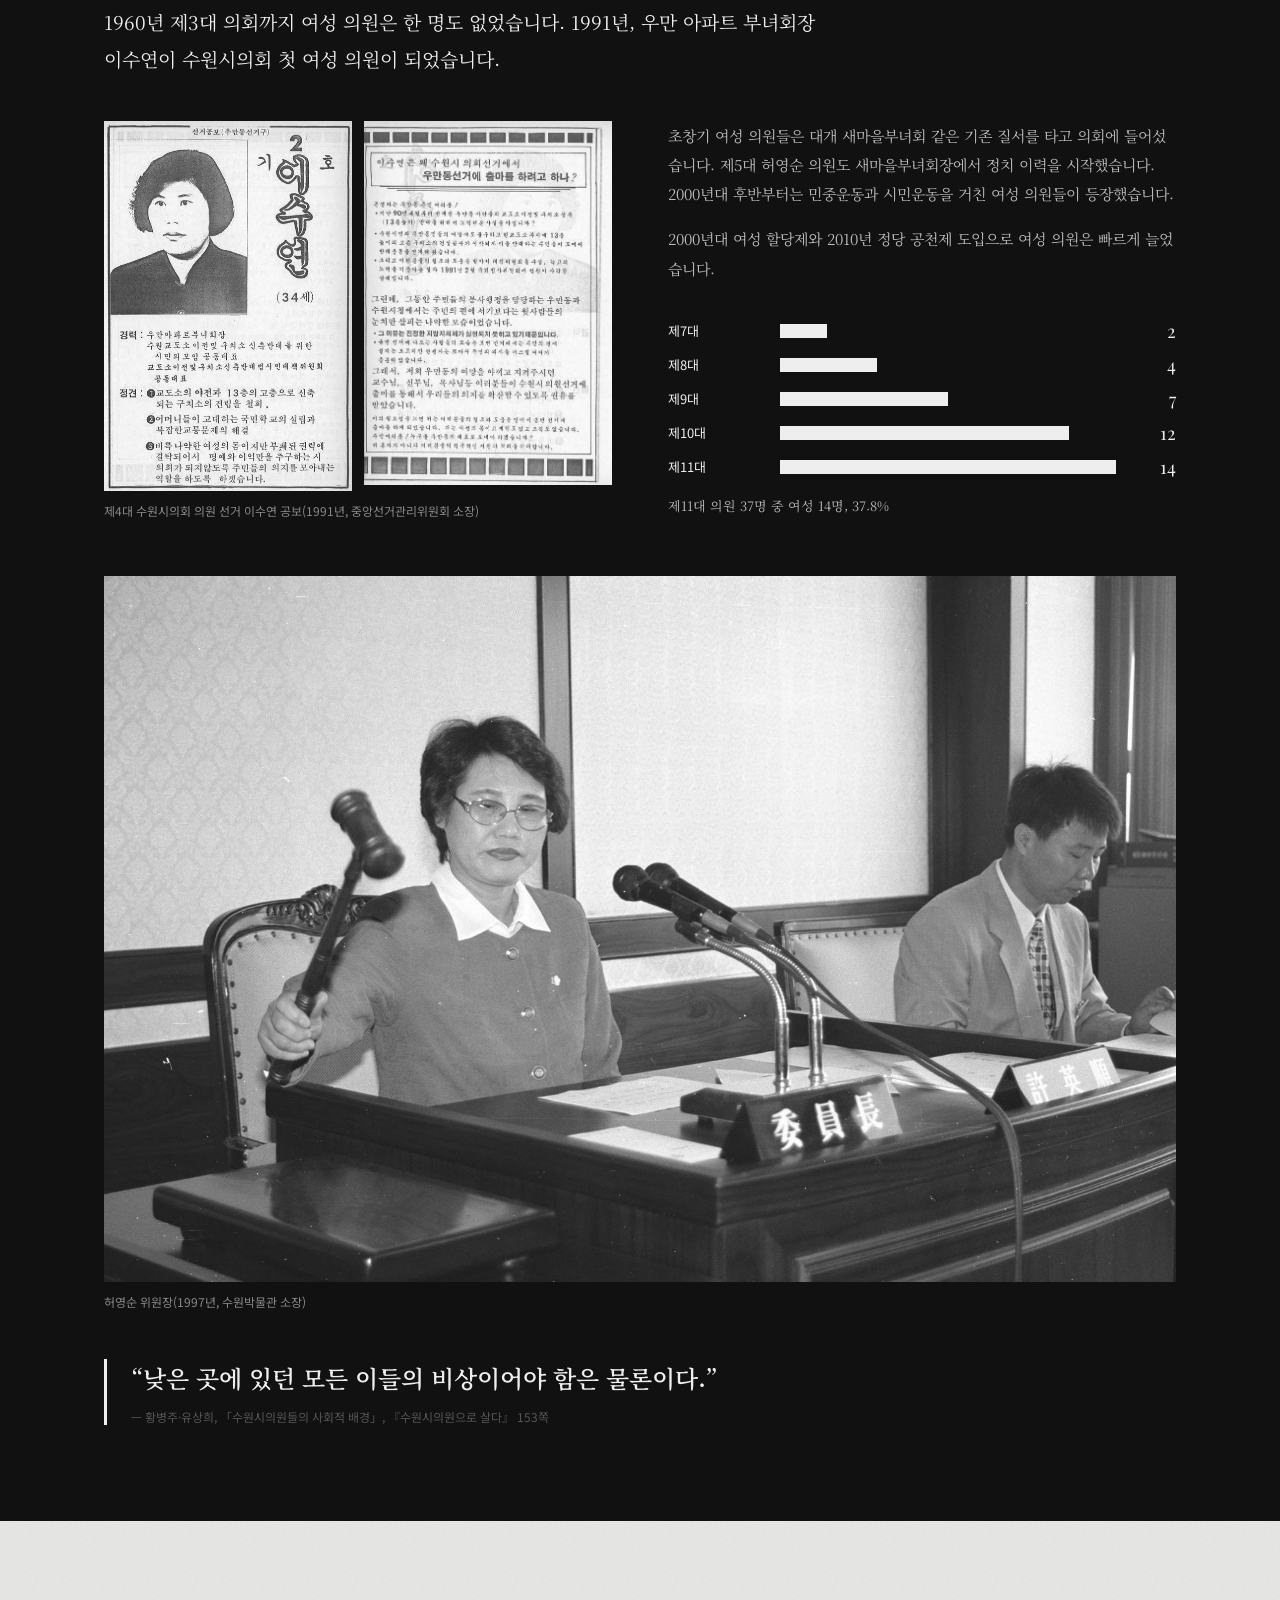
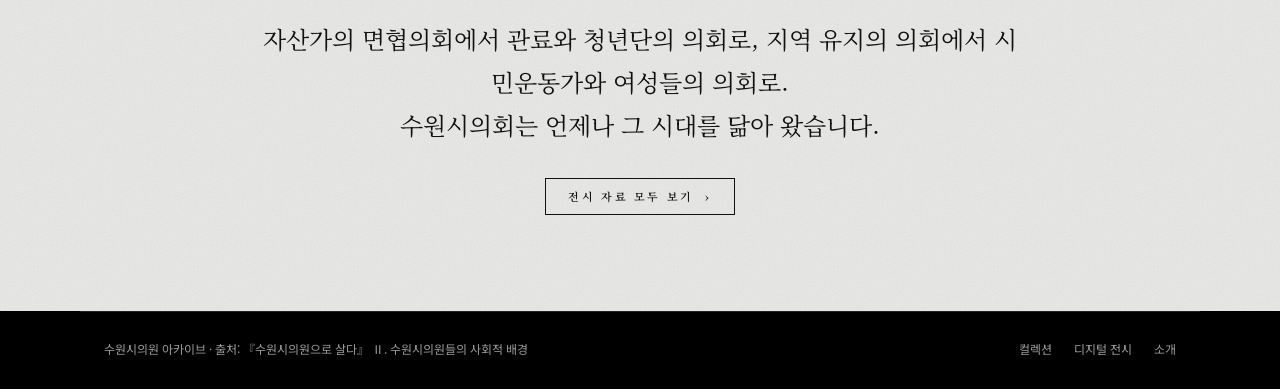
<file: exhibition.html>
<!doctype html>
<html lang="ko">
<head>
<meta charset="utf-8">
<meta name="viewport" content="width=device-width, initial-scale=1">
<title>디지털 전시: 310명의 유권자에서 모든 시민의 의회로 — 수원시의원 아카이브</title>
<meta name="description" content="수원시의원 100년의 사회적 배경을 다섯 개의 장으로 살펴보는 디지털 전시.">
<link rel="icon" href="assets/logo.svg" type="image/svg+xml">
<link rel="icon" href="assets/favicon-32.png" sizes="32x32" type="image/png">
<link rel="apple-touch-icon" href="assets/apple-touch-icon.png">
<link rel="preconnect" href="https://fonts.googleapis.com">
<link rel="preconnect" href="https://fonts.gstatic.com" crossorigin>
<link href="https://fonts.googleapis.com/css2?family=Playfair+Display:ital,wght@0,400;0,600;1,400&family=Noto+Serif+KR:wght@400;600;900&family=Noto+Sans+KR:wght@400;500&display=swap" rel="stylesheet">
<link rel="stylesheet" href="assets/css/style.css">
</head>
<body>

<header class="site-header">
  <div class="wrap">
    <a class="logo" href="./" aria-label="수원시의원 아카이브 홈">
      <svg viewBox="0 0 40 40" fill="currentColor" aria-hidden="true">
        <rect x="1.5" y="1.5" width="37" height="37" fill="none" stroke="currentColor" stroke-width="3"/>
        <rect x="8" y="14" width="2.4" height="18"/><rect x="13" y="9" width="2.4" height="23"/><rect x="18" y="17" width="2.4" height="15"/><rect x="23" y="7" width="2.4" height="25"/><rect x="28" y="12" width="2.4" height="20"/>
        <rect x="7" y="32" width="26" height="2.4"/>
      </svg>
      <span><b>수원시의원 아카이브</b><small>SUWON COUNCIL ARCHIVE</small></span>
    </a>
    <div class="header-right">
      <nav class="site-nav" aria-label="주요 메뉴">
        <a href="collection.html">컬렉션</a>
        <a href="exhibition.html" aria-current="page">디지털 전시</a>
        <a href="about.html">소개</a>
      </nav>
      <form class="header-search" action="collection.html" role="search">
        <input type="search" name="q" placeholder="인물·자료 검색" aria-label="아카이브 검색">
        <button aria-label="검색"><svg width="16" height="16" viewBox="0 0 24 24" fill="none" stroke="currentColor" stroke-width="2"><circle cx="11" cy="11" r="7"/><path d="m20 20-3.5-3.5"/></svg></button>
      </form>
    </div>
  </div>
</header>

<section class="ex-hero">
  <img src="assets/img/posters-1991.jpg" alt="1991년 제4대 수원시의회 의원 선거 입후보자 벽보 앞의 시민">
  <div class="wrap">
    <p class="eyebrow">DIGITAL EXHIBITION · 1923 — 2014</p>
    <h1>310명의 유권자에서<br>모든 시민의 의회로</h1>
    <p>누가 수원 시민을 대표해 왔는가. 자산가의 면협의회, 전쟁 뒤의 첫 의회, 30년 만에 돌아온 지방자치, 그리고 의회에 선 여성들까지. 수원시의원 100년의 얼굴을 다섯 개의 장으로 따라갑니다.</p>
  </div>
</section>

<nav class="ex-toc" aria-label="전시 목차">
  <div class="wrap">
    <ol>
      <li><a href="#ch1"><small>01</small>자치와 통치</a></li>
      <li><a href="#ch2"><small>02 · 1923—1945</small>310명의 유권자</a></li>
      <li><a href="#ch3"><small>03 · 1952—1961</small>전쟁 뒤의 첫 의회</a></li>
      <li><a href="#ch4"><small>04 · 1961—1991—</small>30년의 공백, 그리고 부활</a></li>
      <li><a href="#ch5"><small>05 · 1991—</small>여성, 의회에 서다</a></li>
    </ol>
  </div>
</nav>

<main>

  <section class="chapter" id="ch1">
    <div class="wrap">
      <p class="num">CHAPTER 01</p>
      <h2>자치와 통치</h2>
      <p class="lead">아테네 민주정은 지도자를 투표가 아니라 추첨으로 뽑았습니다. 투표는 오히려 공동체에 가장 위험한 인물을 추방할 때 쓰였습니다. 능력 있는 자가 권력이 되면 구성원 사이의 평등이 무너진다고 보았기 때문입니다.</p>
      <p class="body" style="margin-top:20px">근대의 대의제는 그 반대를 택했습니다. 선거는 공동체에서 ‘더 우월한’ 사람을 골라내는 장치가 되었고, 대표하는 자와 대표되는 자 사이에는 간극이 생겼습니다. 그렇다면 한 도시의 의회에는 어떤 사람들이 대표로 앉아 왔을까요? 이 전시는 수원시의원들의 직업과 학력, 출신과 경력을 통해 그 질문을 따라갑니다.</p>
      <blockquote class="pull">“태초의 정치는 자치일 수밖에 없다.”<cite>— 『수원시의원으로 살다』 120쪽</cite></blockquote>
    </div>
  </section>

  <section class="chapter" id="ch2">
    <div class="wrap">
      <p class="num">CHAPTER 02 · 1923 — 1945</p>
      <h2>310명의 유권자</h2>
      <div class="big-stat"><b>310</b><span>1929년 면협의원 선거 당시 수원면 유권자 수<br>인구 1만 1,042명 가운데 일본인 142명, 조선인 168명</span></div>
      <div class="voters" role="img" aria-label="인구 대비 유권자 비율 약 2.8퍼센트"><i></i></div>
      <div class="voters-legend"><span>유권자 2.8%</span><span>수원면 인구 11,042명</span></div>

      <div class="split">
        <div>
          <p class="body">1920년 조선총독부는 문화정치를 표방하며 지방자치제를 시행했습니다. 1917년 지정면이 된 수원면에도 면협의회가 설치되었지만, 일정액 이상의 세금을 낸 사람만 투표할 수 있는 제한선거였습니다.</p>
          <p class="body">그래서 의원도 자산가였습니다. 지주와 회사 중역, 의사와 금융인이 의석을 채웠습니다. 1929년 선거에서는 17세, 20세의 청년이 당선되기도 했습니다. 근대적 사업에 뛰어든 젊은 자산가들이 새로운 사회세력으로 떠오르고 있었던 것입니다.</p>
          <p class="body">1931년 수원면이 수원읍으로 승격되면서 면회는 읍회가 되었고, 1939년에는 14석 가운데 8석을 조선인이 차지했습니다.</p>
        </div>
        <figure class="ex-fig">
          <img src="assets/img/factory-1934.jpg" alt="김학배와 직물공장" loading="lazy">
          <figcaption>김학배(제4대 수원읍회 의원)와 직물공장 · 『매일신보』 1934년 6월 6일</figcaption>
        </figure>
      </div>
    </div>
  </section>

  <section class="chapter dark" id="ch3">
    <div class="wrap">
      <p class="num">CHAPTER 03 · 1952 — 1961</p>
      <h2>전쟁 뒤의 첫 의회</h2>
      <p class="lead">1949년 지방자치법이 공포되었지만 전쟁으로 미뤄졌고, 전쟁이 소강상태에 접어든 1952년에야 첫 수원시의원 선거가 치러졌습니다.</p>
      <figure class="ex-fig" style="margin-top:44px">
        <img src="assets/img/hero-council1-1952.jpg" alt="제1대 당선시의원 좌담회 기념 촬영, 1952년" loading="lazy">
        <figcaption>제1대 당선시의원 좌담회 기념 촬영(1952년, 차인순 유족 제공)</figcaption>
      </figure>
      <ol class="names">
        <li>① 윤긍렬</li><li>② 이서영</li><li>③ 차인순</li><li>④ 임병진</li><li>⑤ 이노</li><li>⑥ 이병덕</li><li>⑦ 최학배</li><li>⑧ 장세걸</li>
        <li>⑨ 이홍범</li><li>⑩ 오용근</li><li>⑪ 정일환</li><li>⑫ 김행권</li><li>⑬ 이연산</li><li>⑭ 이명진</li><li>⑮ 이귀복</li><li>⑯ 이문영</li>
      </ol>
      <dl class="facts">
        <div><dt>제1대 의원</dt><dd>20<small>명</small></dd></div>
        <div><dt>수원 출신</dt><dd>19<small>명</small></dd></div>
        <div><dt>농업 종사</dt><dd>14<small>명</small></dd></div>
        <div><dt>고등교육 이수</dt><dd>1<small>명</small></dd></div>
      </dl>
      <div class="split">
        <div>
          <p class="body">직업란에는 대부분 ‘농업’이 적혔지만 실제로 농사를 짓는 의원은 드물었습니다. 가장 흔한 경력은 동사무소 등 행정기관 근무였고, 해방 공간의 우익 청년단 활동이 뒤를 이었습니다. 전쟁으로 좌파 세력이 사라진 자리에서 하층 관료 출신의 우파 인물들이 수원의 공적 영역을 장악한 것입니다.</p>
          <p class="body">초대 의원 최학배의 장남 최종건은 선경직물(훗날 SK)을 일구었고, 제2대 시의원에 당선되어 부자가 잇따라 시의원이 되기도 했습니다.</p>
        </div>
        <figure class="ex-fig">
          <img src="assets/img/cha-insun.jpg" alt="초대 전기 부의장 차인순" loading="lazy">
          <figcaption>초대 전기 부의장 차인순(차인순 유족 제공)</figcaption>
        </figure>
      </div>
    </div>
  </section>

  <section class="chapter" id="ch4">
    <div class="wrap">
      <p class="num">CHAPTER 04 · 1961 — 1991 —</p>
      <h2>30년의 공백, 그리고 부활</h2>
      <div class="gap-line" aria-label="1961년부터 1991년까지 지방자치 중단"><span>1961</span><i></i><span>1991</span></div>
      <p class="lead" style="margin-top:36px">1960년 선거로 15명의 제3대 의원이 당선되었지만, 곧이어 터진 5·16 군사쿠데타로 지방자치는 전면 중단되었습니다. 기초의회 선거가 다시 치러진 것은 30년 뒤인 1991년입니다.</p>
      <div class="split">
        <div>
          <p class="body">그 사이 수원은 전혀 다른 도시가 되었습니다. 10만 명이 안 되던 인구는 60만 명을 넘었고, 늘어난 인구의 대부분은 충청·영남·호남 등 전국에서 온 이주민이었습니다. ‘수원 사람만의 수원’이 아니게 된 것입니다.</p>
          <p class="body">처음에는 기초의원에 대한 정당 추천이 금지되었습니다. 2010년부터 정당 공천제가 시행되면서 시의원은 독립된 정치인에서 정당의 일원으로 성격이 바뀌었습니다.</p>
        </div>
        <figure class="ex-fig">
          <img src="assets/img/council4-1991.jpg" alt="제4대 수원시의회 개원 기념사진" loading="lazy">
          <figcaption>제4대 수원시의회 개원 기념사진(1991년, 수원시의회 소장)</figcaption>
        </figure>
      </div>

      <h3 style="margin-top:72px;font:600 20px var(--serif)">대수별 의원 수</h3>
      <div class="bars" role="img" aria-label="제4대부터 제10대까지 수원시의원 수">
        <span>제4대 1991</span><span class="bar" style="width:90%"></span><span class="n">46</span>
        <span>제5대 1995</span><span class="bar" style="width:100%"></span><span class="n">51</span>
        <span>제6대 1998</span><span class="bar" style="width:67%"></span><span class="n">34</span>
        <span>제7대 2002</span><span class="bar" style="width:78%"></span><span class="n">40</span>
        <span>제8대 2006</span><span class="bar" style="width:73%"></span><span class="n">37</span>
        <span>제9대 2010</span><span class="bar" style="width:67%"></span><span class="n">34</span>
        <span>제10대 2014</span><span class="bar" style="width:67%"></span><span class="n">34</span>
      </div>

      <h3 style="margin-top:72px;font:600 20px var(--serif)">1990년대 이후 시의원이 되는 세 갈래 길</h3>
      <div class="types">
        <article>
          <h3>① 지역 유지형</h3>
          <p>사업으로 자산을 모은 뒤 라이온스클럽, 새마을 조직, 체육단체, 동창회·향우회 등 다양한 관계망을 쌓아 지역 유지로 자리 잡은 경우. 1990년대 시의원 대부분이 이 경로였습니다.</p>
        </article>
        <article>
          <h3>② 관변단체·정치활동 출신</h3>
          <p>재건국민운동, 새마을운동, 여당 조직을 거친 경우가 많았지만, 야당 청년조직과 지구당 활동을 통해 의회에 들어선 이들도 있었습니다.</p>
        </article>
        <article>
          <h3>③ 시민운동·사회운동 출신</h3>
          <p>노동조합, 아파트 입주자 대표회의, 경실련 등 시민단체 활동을 거쳐 진출한 경우. 1990년대 시민사회가 커지면서 늘어난 새로운 경로입니다.</p>
        </article>
      </div>
    </div>
  </section>

  <section class="chapter dark" id="ch5">
    <div class="wrap">
      <p class="num">CHAPTER 05 · 1991 —</p>
      <h2>여성, 의회에 서다</h2>
      <p class="lead">1960년 제3대 의회까지 여성 의원은 한 명도 없었습니다. 1991년, 우만 아파트 부녀회장 이수연이 수원시의회 첫 여성 의원이 되었습니다.</p>
      <div class="split">
        <figure class="ex-fig">
          <div style="display:grid;grid-template-columns:1fr 1fr;gap:12px">
            <img src="assets/img/leesuyeon-1991.jpg" alt="이수연 선거 공보 앞면" loading="lazy">
            <img src="assets/img/leesuyeon-pledge-1991.jpg" alt="이수연 선거 공보 뒷면" loading="lazy">
          </div>
          <figcaption>제4대 수원시의회 의원 선거 이수연 공보(1991년, 중앙선거관리위원회 소장)</figcaption>
        </figure>
        <div>
          <p class="body">초창기 여성 의원들은 대개 새마을부녀회 같은 기존 질서를 타고 의회에 들어섰습니다. 제5대 허영순 의원도 새마을부녀회장에서 정치 이력을 시작했습니다. 2000년대 후반부터는 민중운동과 시민운동을 거친 여성 의원들이 등장했습니다.</p>
          <p class="body">2000년대 여성 할당제와 2010년 정당 공천제 도입으로 여성 의원은 빠르게 늘었습니다.</p>
          <div class="bars" role="img" aria-label="대수별 여성 의원 수">
            <span>제7대</span><span class="bar" style="width:14%"></span><span class="n">2</span>
            <span>제8대</span><span class="bar" style="width:29%"></span><span class="n">4</span>
            <span>제9대</span><span class="bar" style="width:50%"></span><span class="n">7</span>
            <span>제10대</span><span class="bar" style="width:86%"></span><span class="n">12</span>
            <span>제11대</span><span class="bar" style="width:100%"></span><span class="n">14</span>
          </div>
          <p class="body" style="margin-top:14px;font-size:13px">제11대 의원 37명 중 여성 14명, 37.8%</p>
        </div>
      </div>
      <figure class="ex-fig" style="margin-top:56px">
        <img src="assets/img/heoyoungsoon-1997.jpg" alt="허영순 위원장" loading="lazy">
        <figcaption>허영순 위원장(1997년, 수원박물관 소장)</figcaption>
      </figure>
      <blockquote class="pull">“낮은 곳에 있던 모든 이들의 비상이어야 함은 물론이다.”<cite>— 황병주·유상희, 「수원시의원들의 사회적 배경」, 『수원시의원으로 살다』 153쪽</cite></blockquote>
    </div>
  </section>

  <section class="ex-end">
    <div class="wrap">
      <p>자산가의 면협의회에서 관료와 청년단의 의회로, 지역 유지의 의회에서 시민운동가와 여성들의 의회로.<br>수원시의회는 언제나 그 시대를 닮아 왔습니다.</p>
      <a class="btn" href="collection.html">전시 자료 모두 보기 &nbsp;›</a>
    </div>
  </section>

</main>

<footer class="site-footer">
  <div class="wrap">
    <span>수원시의원 아카이브 · 출처: 『수원시의원으로 살다』 Ⅱ. 수원시의원들의 사회적 배경</span>
    <nav><a href="collection.html">컬렉션</a><a href="exhibition.html">디지털 전시</a><a href="about.html">소개</a></nav>
  </div>
</footer>

</body>
</html>
</file>
<file: assets/css/style.css>
:root {
  --paper: #ebebea;
  --ink: #111;
  --mute: #555;
  --rule: #1a1a1a;
  --line: #9a9a98;
  --card: #c9c9c7;
  --serif-en: "Playfair Display", "Noto Serif KR", serif;
  --serif: "Noto Serif KR", serif;
  --sans: "Noto Sans KR", system-ui, sans-serif;
}
* { box-sizing: border-box; margin: 0; padding: 0; }
body {
  background: var(--paper);
  /* subtle paper grain */
  background-image: url("data:image/svg+xml,%3Csvg xmlns='http://www.w3.org/2000/svg' width='160' height='160'%3E%3Cfilter id='n'%3E%3CfeTurbulence type='fractalNoise' baseFrequency='.9' numOctaves='2'/%3E%3CfeColorMatrix values='0 0 0 0 0 0 0 0 0 0 0 0 0 0 0 0 0 0 .06 0'/%3E%3C/filter%3E%3Crect width='100%25' height='100%25' filter='url(%23n)'/%3E%3C/svg%3E");
  color: var(--ink);
  font-family: var(--sans);
  -webkit-font-smoothing: antialiased;
}
a { color: inherit; text-decoration: none; }
img { display: block; max-width: 100%; }
.wrap { max-width: 1120px; margin: 0 auto; padding: 0 24px; }

/* header */
.site-header { position: sticky; top: 0; z-index: 10; background: rgba(235,235,234,.94); backdrop-filter: blur(6px); border-bottom: 1px solid var(--rule); }
.site-header .wrap { display: flex; align-items: center; justify-content: space-between; gap: 24px; height: 68px; }
.logo { display: flex; align-items: center; gap: 12px; }
.logo svg { width: 36px; height: 36px; flex: none; }
.logo b { display: block; font: 900 17px/1.15 var(--serif); letter-spacing: -.02em; }
.logo small { display: block; font: 400 9.5px/1.4 var(--serif-en); letter-spacing: .2em; color: var(--mute); }
.header-right { display: flex; align-items: center; gap: 32px; }
.site-nav { display: flex; gap: 28px; font: 500 13px var(--sans); white-space: nowrap; }
.site-nav a { padding: 6px 0; border-bottom: 1px solid transparent; }
.site-nav a:hover, .site-nav a[aria-current="page"] { border-color: var(--ink); }
.header-search { display: flex; align-items: center; border: 1.5px solid var(--ink); background: rgba(255,255,255,.4); }
.header-search input { width: 190px; border: 0; background: transparent; padding: 8px 10px; font: 400 13px var(--sans); color: var(--ink); outline: none; }
.header-search button { background: none; border: 0; padding: 0 10px; height: 34px; cursor: pointer; color: var(--ink); display: grid; place-items: center; }
.header-search:focus-within { background: #fff; }

/* hero */
.hero { position: relative; height: clamp(520px, 82vh, 780px); background: #111; color: #fff; overflow: hidden; }
.hero img { position: absolute; inset: 0; width: 100%; height: 100%; object-fit: cover; object-position: center 38%; filter: grayscale(1) contrast(1.08) brightness(.82); transform: scale(1.03); animation: drift 18s ease-out forwards; }
@keyframes drift { to { transform: scale(1); } }
.hero::after { content: ""; position: absolute; inset: 0; background: linear-gradient(180deg, rgba(0,0,0,.15) 0%, rgba(0,0,0,0) 30%, rgba(0,0,0,.35) 60%, rgba(0,0,0,.82) 100%); }
.hero .wrap { position: relative; z-index: 1; height: 100%; display: flex; flex-direction: column; justify-content: flex-end; padding-bottom: 64px; }
.hero .eyebrow { font: 400 12px var(--serif-en); letter-spacing: .28em; opacity: .85; }
.hero h1 { margin-top: 14px; font: 900 clamp(46px, 8.6vw, 116px)/1 var(--serif); letter-spacing: -.045em; }
.hero h1 em { font: italic 400 .4em/1 var(--serif-en); letter-spacing: 0; vertical-align: .6em; margin: 0 .12em; }
.hero .lede { margin-top: 22px; max-width: 560px; font: 400 clamp(15px, 1.6vw, 18px)/1.75 var(--serif); opacity: .92; }
.hero .actions { margin-top: 30px; display: flex; flex-wrap: wrap; gap: 12px; }
.hero .btn { border: 1.5px solid #fff; padding: 12px 22px; font: 600 11px/1 var(--serif-en); letter-spacing: .26em; transition: background .2s, color .2s; }
.hero .btn:hover, .hero .btn.solid { background: #fff; color: var(--ink); }
.hero .btn.solid:hover { background: transparent; color: #fff; }
.hero .credit { position: absolute; right: 24px; bottom: 22px; z-index: 1; font: 400 11px var(--sans); opacity: .7; text-align: right; }

/* ticker bar */
.ticker { border-top: 1px solid var(--rule); border-bottom: 3px double var(--rule); }
.ticker .wrap { display: grid; grid-template-columns: 1fr auto 1fr; align-items: center; padding-top: 11px; padding-bottom: 11px; font-size: 12px; }
.ticker .l { font: 400 12px var(--serif-en); letter-spacing: .08em; }
.ticker .c { padding: 0 28px; border-left: 1px solid var(--rule); border-right: 1px solid var(--rule); text-align: center; }
.ticker .r { text-align: right; font: 600 12px var(--serif-en); letter-spacing: .06em; }

/* era sections */
.era { border-bottom: 1px solid var(--line); padding: 64px 0 60px; scroll-margin-top: 68px; }
.era-head { display: flex; align-items: baseline; gap: 18px; margin-bottom: 28px; }
.era-head .num { font: 400 34px/1 var(--serif-en); }
.era-head h2 { font: 600 20px/1.2 var(--serif); }
.era-head span { margin-left: auto; font: 400 12px var(--serif-en); letter-spacing: .1em; color: var(--mute); }
.grid { display: grid; grid-template-columns: repeat(3, minmax(0, 1fr)); gap: 32px; }

.card figure { position: relative; aspect-ratio: 7 / 10; background: var(--card); overflow: hidden; }
.card img { width: 100%; height: 100%; object-fit: cover; filter: grayscale(1) contrast(1.05); transition: transform .6s ease; }
.card:hover img { transform: scale(1.04); }
.card figure::after { content: ""; position: absolute; inset: 0; background: rgba(0,0,0,.28); transition: background .3s; }
.card:hover figure::after { background: rgba(0,0,0,.4); }
.card figcaption {
  position: absolute; inset: 0; z-index: 1; display: grid; place-items: center; text-align: center;
  color: #fff; font: 600 clamp(22px, 2.6vw, 30px)/1.1 var(--serif);
  text-shadow: 0 1px 14px rgba(0,0,0,.45); padding: 0 12px;
}
.card figcaption small { display: block; font: 400 .5em/1 var(--serif-en); letter-spacing: .14em; margin-bottom: 8px; }
.card .meta { text-align: center; font-size: 12px; color: #333; margin: 16px 0 12px; }
.card .meta b { font: 700 13px var(--serif); }
.card .btn { display: block; border: 1.5px solid var(--ink); text-align: center; padding: 8px 0; font: 600 10px/1 var(--serif-en); letter-spacing: .3em; transition: background .2s, color .2s; }
.card .btn:hover { background: var(--ink); color: var(--paper); }

/* stats strip */
.stats { padding: 56px 0; border-bottom: 1px solid var(--line); scroll-margin-top: 68px; }
.stats dl { display: grid; grid-template-columns: repeat(4, 1fr); text-align: center; }
.stats div { border-left: 1px solid var(--line); padding: 6px 0; }
.stats div:first-child { border-left: 0; }
.stats dt { font: 400 11px var(--serif-en); letter-spacing: .16em; color: var(--mute); }
.stats dd { font: 400 44px/1.2 var(--serif-en); margin-top: 6px; }
.stats dd small { font: 400 13px var(--serif); margin-left: 2px; }

/* black search footer */
.search { background: #000; color: #fff; text-align: center; padding: 64px 24px 72px; }
.search p { font: 400 15px/1.7 var(--serif); }
.search form { margin: 26px auto 0; max-width: 420px; display: flex; border: 1.5px solid #fff; }
.search input { flex: 1; min-width: 0; background: transparent; border: 0; color: #fff; padding: 12px 16px; font: 400 14px var(--sans); outline: none; }
.search input::placeholder { color: #aaa; }
.search button { background: none; border: 0; color: #fff; padding: 0 16px; cursor: pointer; }

/* ---------- shared: footer ---------- */
.site-footer { background: #000; color: #999; font-size: 12px; }
.site-footer .wrap { display: flex; justify-content: space-between; gap: 24px; padding-top: 28px; padding-bottom: 32px; border-top: 1px solid #222; }
.site-footer nav { display: flex; gap: 22px; }
.site-footer a:hover { color: #fff; }

/* ---------- sub-page heading ---------- */
.page-head { padding: 64px 0 36px; border-bottom: 3px double var(--rule); }
.page-head .eyebrow { font: 400 12px var(--serif-en); letter-spacing: .24em; color: var(--mute); }
.page-head h1 { margin-top: 10px; font: 900 clamp(36px, 5.6vw, 64px)/1.1 var(--serif); letter-spacing: -.03em; }
.page-head p { margin-top: 14px; max-width: 640px; font: 400 15px/1.8 var(--serif); color: #333; }

/* ---------- home: exhibition teaser ---------- */
.teaser { display: grid; grid-template-columns: 1.1fr 1fr; background: #111; color: #fff; }
.teaser figure { min-height: 380px; position: relative; }
.teaser img { position: absolute; inset: 0; width: 100%; height: 100%; object-fit: cover; filter: grayscale(1) brightness(.85); }
.teaser .copy { padding: 56px 48px; display: flex; flex-direction: column; justify-content: center; }
.teaser .eyebrow { font: 400 11px var(--serif-en); letter-spacing: .26em; opacity: .7; }
.teaser h2 { margin: 12px 0 16px; font: 900 clamp(28px, 3.4vw, 42px)/1.2 var(--serif); }
.teaser p { font: 400 14px/1.8 var(--serif); opacity: .85; max-width: 420px; }
.teaser .btn { align-self: flex-start; margin-top: 26px; border: 1.5px solid #fff; padding: 11px 20px; font: 600 11px/1 var(--serif-en); letter-spacing: .24em; }
.teaser .btn:hover { background: #fff; color: #111; }

/* ---------- collection ---------- */
.toolbar { display: flex; flex-wrap: wrap; align-items: center; gap: 14px 28px; padding: 22px 0; border-bottom: 1px solid var(--line); }
.chips { display: flex; flex-wrap: wrap; gap: 8px; }
.chips span { font: 400 11px var(--serif-en); letter-spacing: .16em; color: var(--mute); align-self: center; margin-right: 4px; }
.chip { border: 1px solid var(--ink); background: transparent; padding: 6px 12px; font: 500 12px var(--sans); cursor: pointer; color: var(--ink); }
.chip[aria-pressed="true"] { background: var(--ink); color: var(--paper); }
.toolbar .search-inline { margin-left: auto; display: flex; border: 1.5px solid var(--ink); }
.toolbar .search-inline input { border: 0; background: transparent; padding: 7px 10px; width: 220px; font: 400 13px var(--sans); outline: none; }
.result-count { padding: 18px 0 0; font: 400 13px var(--serif); color: var(--mute); }
.result-count b { color: var(--ink); }
.collection-grid { padding: 26px 0 72px; }
.collection-grid .card { cursor: pointer; text-align: left; background: none; border: 0; font: inherit; color: inherit; }
.collection-grid .card figure { aspect-ratio: 4 / 5; }
.collection-grid .card figure::after { background: rgba(0,0,0,0); }
.collection-grid .card:hover figure::after { background: rgba(0,0,0,.12); }
.collection-grid .card .meta { text-align: left; margin: 12px 0 0; font-size: 12px; color: var(--mute); }
.collection-grid .card h3 { margin-top: 4px; font: 600 15px/1.45 var(--serif); }
.empty { padding: 60px 0 90px; text-align: center; font: 400 15px var(--serif); color: var(--mute); }

/* item dialog */
.item-dialog { border: 0; padding: 0; width: min(1040px, 94vw); max-height: 92vh; background: var(--paper); color: var(--ink); }
.item-dialog::backdrop { background: rgba(0,0,0,.72); }
.item-dialog .inner { display: grid; grid-template-columns: 1.25fr 1fr; }
.item-dialog .media { background: #1a1a1a; display: flex; flex-direction: column; gap: 10px; padding: 24px; justify-content: center; max-height: 92vh; overflow: auto; }
.item-dialog .media img { width: 100%; height: auto; }
.item-dialog .info { padding: 36px 32px; overflow: auto; max-height: 92vh; }
.item-dialog .info .type { font: 400 11px var(--serif-en); letter-spacing: .2em; color: var(--mute); }
.item-dialog h2 { margin: 8px 0 18px; font: 900 24px/1.35 var(--serif); }
.item-dialog .desc { font: 400 14px/1.85 var(--serif); }
.item-dialog dl { margin-top: 24px; display: grid; grid-template-columns: 76px 1fr; border-top: 1px solid var(--rule); font-size: 13px; }
.item-dialog dt, .item-dialog dd { padding: 10px 0; border-bottom: 1px solid #c8c8c6; }
.item-dialog dt { color: var(--mute); }
.item-dialog .close { position: absolute; top: 10px; right: 12px; width: 36px; height: 36px; border: 0; background: var(--ink); color: #fff; font-size: 20px; cursor: pointer; }

/* ---------- exhibition ---------- */
.ex-hero { position: relative; min-height: clamp(520px, 86vh, 820px); background: #000; color: #fff; display: flex; align-items: flex-end; overflow: hidden; }
.ex-hero img { position: absolute; inset: 0; width: 100%; height: 100%; object-fit: cover; object-position: center 30%; filter: grayscale(1) brightness(.55); }
.ex-hero .wrap { position: relative; width: 100%; padding-bottom: 72px; }
.ex-hero .eyebrow { font: 400 12px var(--serif-en); letter-spacing: .28em; opacity: .8; }
.ex-hero h1 { margin-top: 16px; font: 900 clamp(40px, 7vw, 92px)/1.08 var(--serif); letter-spacing: -.04em; }
.ex-hero p { margin-top: 20px; max-width: 560px; font: 400 16px/1.8 var(--serif); opacity: .9; }
.ex-toc { border-bottom: 3px double var(--rule); }
.ex-toc ol { list-style: none; display: grid; grid-template-columns: repeat(5, 1fr); }
.ex-toc li { border-left: 1px solid var(--line); }
.ex-toc li:first-child { border-left: 0; }
.ex-toc a { display: block; padding: 16px 14px; font: 500 13px/1.4 var(--serif); }
.ex-toc a small { display: block; font: 400 11px var(--serif-en); letter-spacing: .14em; color: var(--mute); margin-bottom: 4px; }
.ex-toc a:hover { background: rgba(0,0,0,.05); }
.chapter { padding: 96px 0; border-bottom: 1px solid var(--line); scroll-margin-top: 68px; }
.chapter.dark { background: #111; color: #eee; border: 0; }
.chapter .num { font: 400 13px var(--serif-en); letter-spacing: .24em; color: var(--mute); }
.chapter.dark .num { color: #999; }
.chapter h2 { margin: 12px 0 24px; font: 900 clamp(30px, 4.2vw, 52px)/1.2 var(--serif); letter-spacing: -.03em; }
.chapter .lead { font: 400 clamp(16px, 1.5vw, 19px)/1.9 var(--serif); max-width: 720px; }
.chapter .body { font: 400 15px/1.95 var(--serif); max-width: 640px; color: #333; }
.chapter.dark .body { color: #bbb; }
.chapter .body + .body { margin-top: 16px; }
.split { display: grid; grid-template-columns: 1fr 1fr; gap: 56px; align-items: start; margin-top: 44px; }
.ex-fig img { width: 100%; height: auto; filter: grayscale(1); }
.ex-fig figcaption { margin-top: 10px; font: 400 12px/1.6 var(--sans); color: var(--mute); }
.chapter.dark .ex-fig figcaption { color: #888; }
blockquote.pull { margin: 48px 0 0; padding-left: 24px; border-left: 3px solid currentColor; font: 600 clamp(18px, 2vw, 24px)/1.6 var(--serif); max-width: 760px; }
blockquote.pull cite { display: block; margin-top: 10px; font: 400 12px var(--sans); font-style: normal; color: var(--mute); }
.big-stat { display: flex; align-items: baseline; gap: 14px; flex-wrap: wrap; }
.big-stat b { font: 400 clamp(64px, 10vw, 128px)/1 var(--serif-en); }
.big-stat span { font: 400 15px/1.6 var(--serif); }
.voters { margin-top: 26px; height: 22px; background: repeating-linear-gradient(90deg, #bdbdbb 0 2px, transparent 2px 5px); position: relative; }
.voters i { position: absolute; left: 0; top: 0; bottom: 0; width: 2.8%; background: var(--ink); }
.voters-legend { margin-top: 10px; font-size: 12px; color: var(--mute); display: flex; justify-content: space-between; }
.facts { display: grid; grid-template-columns: repeat(4, 1fr); margin-top: 48px; border-top: 1px solid currentColor; }
.facts div { padding: 20px 16px 0 0; }
.facts dt { font: 400 12px var(--serif); opacity: .7; }
.facts dd { font: 400 44px/1.2 var(--serif-en); margin-top: 6px; }
.facts dd small { font: 400 14px var(--serif); margin-left: 2px; }
.names { list-style: none; margin-top: 18px; columns: 4; font: 400 13px/1.9 var(--serif); color: #bbb; }
.gap-line { margin-top: 48px; display: grid; grid-template-columns: auto 1fr auto; align-items: center; gap: 20px; font: 400 clamp(28px, 4vw, 48px)/1 var(--serif-en); }
.gap-line i { height: 1px; background: repeating-linear-gradient(90deg, var(--ink) 0 8px, transparent 8px 14px); }
.types { display: grid; grid-template-columns: repeat(3, 1fr); gap: 24px; margin-top: 44px; }
.types article { border-top: 3px solid var(--ink); padding-top: 18px; }
.types h3 { font: 600 18px/1.4 var(--serif); }
.types p { margin-top: 10px; font: 400 14px/1.85 var(--serif); color: #333; }
.bars { margin-top: 36px; display: grid; grid-template-columns: 96px 1fr 44px; gap: 10px 16px; align-items: center; font-size: 13px; max-width: 760px; }
.bars .bar { height: 14px; background: currentColor; }
.bars .n { text-align: right; font: 400 18px var(--serif-en); }
.ex-end { padding: 96px 0; text-align: center; }
.ex-end p { font: 400 clamp(18px, 2vw, 24px)/1.8 var(--serif); max-width: 760px; margin: 0 auto; }
.ex-end .btn { display: inline-block; margin-top: 32px; border: 1.5px solid var(--ink); padding: 12px 22px; font: 600 11px/1 var(--serif-en); letter-spacing: .24em; }
.ex-end .btn:hover { background: var(--ink); color: var(--paper); }

/* ---------- about ---------- */
.about { padding: 64px 0 96px; display: grid; grid-template-columns: 220px 1fr; gap: 24px 64px; }
.about h2 { font: 600 13px var(--serif-en); letter-spacing: .2em; padding-top: 6px; }
.about section { display: contents; }
.about .content { padding-bottom: 48px; border-bottom: 1px solid var(--line); margin-bottom: 24px; }
.about .content p { font: 400 15px/1.95 var(--serif); max-width: 680px; }
.about .content p + p { margin-top: 14px; }
.about table { width: 100%; max-width: 680px; border-collapse: collapse; font-size: 14px; }
.about th, .about td { text-align: left; padding: 12px 0; border-bottom: 1px solid #c8c8c6; vertical-align: top; }
.about th { width: 140px; font-weight: 500; color: var(--mute); }
.about ul { list-style: none; max-width: 680px; }
.about li { padding: 12px 0; border-bottom: 1px solid #c8c8c6; font: 400 14px/1.7 var(--serif); display: flex; justify-content: space-between; gap: 16px; }
.about li span { color: var(--mute); font-size: 13px; white-space: nowrap; }

@media (max-width: 960px) {
  .header-search input { width: 130px; }
  .header-right { gap: 20px; }
}
@media (max-width: 760px) {
  .wrap { padding: 0 16px; }
  .site-header .wrap { height: auto; padding-top: 12px; padding-bottom: 10px; flex-direction: column; align-items: stretch; gap: 10px; }
  .header-right { justify-content: space-between; gap: 14px; }
  .header-search { flex: 1; min-width: 0; }
  .header-search input { width: 100%; min-width: 0; }
  .site-nav { gap: 16px; }
  .site-footer .wrap { flex-direction: column; }
  .teaser { grid-template-columns: 1fr; }
  .teaser figure { min-height: 240px; }
  .teaser .copy { padding: 40px 16px; }
  .toolbar .search-inline { margin-left: 0; width: 100%; }
  .toolbar .search-inline input { width: 100%; }
  .item-dialog .inner { grid-template-columns: 1fr; }
  .item-dialog .media, .item-dialog .info { max-height: none; }
  .item-dialog { overflow: auto; }
  .ex-toc ol { grid-template-columns: 1fr; }
  .ex-toc li { border-left: 0; border-top: 1px solid var(--line); }
  .chapter { padding: 64px 0; scroll-margin-top: 120px; }
  .split, .types { grid-template-columns: 1fr; gap: 28px; }
  .facts { grid-template-columns: 1fr 1fr; }
  .names { columns: 2; }
  .bars { grid-template-columns: 72px 1fr 36px; }
  .about { grid-template-columns: 1fr; }
  .about .content { margin-bottom: 8px; }
  .era, .stats { scroll-margin-top: 104px; }
  .hero .wrap { padding-bottom: 72px; }
  .hero .credit { left: 16px; right: 16px; bottom: 18px; text-align: left; }
  .ticker .wrap { grid-template-columns: 1fr; gap: 8px; text-align: center; }
  .ticker .c { border: 0; padding: 0; }
  .ticker .r { text-align: center; }
  .grid { grid-template-columns: repeat(2, minmax(0, 1fr)); gap: 18px; }
  .era-head span { display: none; }
  .stats dl { grid-template-columns: 1fr 1fr; row-gap: 24px; }
  .stats div:nth-child(3) { border-left: 0; }
}
@media (max-width: 460px) { .grid { grid-template-columns: 1fr; } }
@media (prefers-reduced-motion: reduce) { .hero img { animation: none; transform: none; } }
</file>
